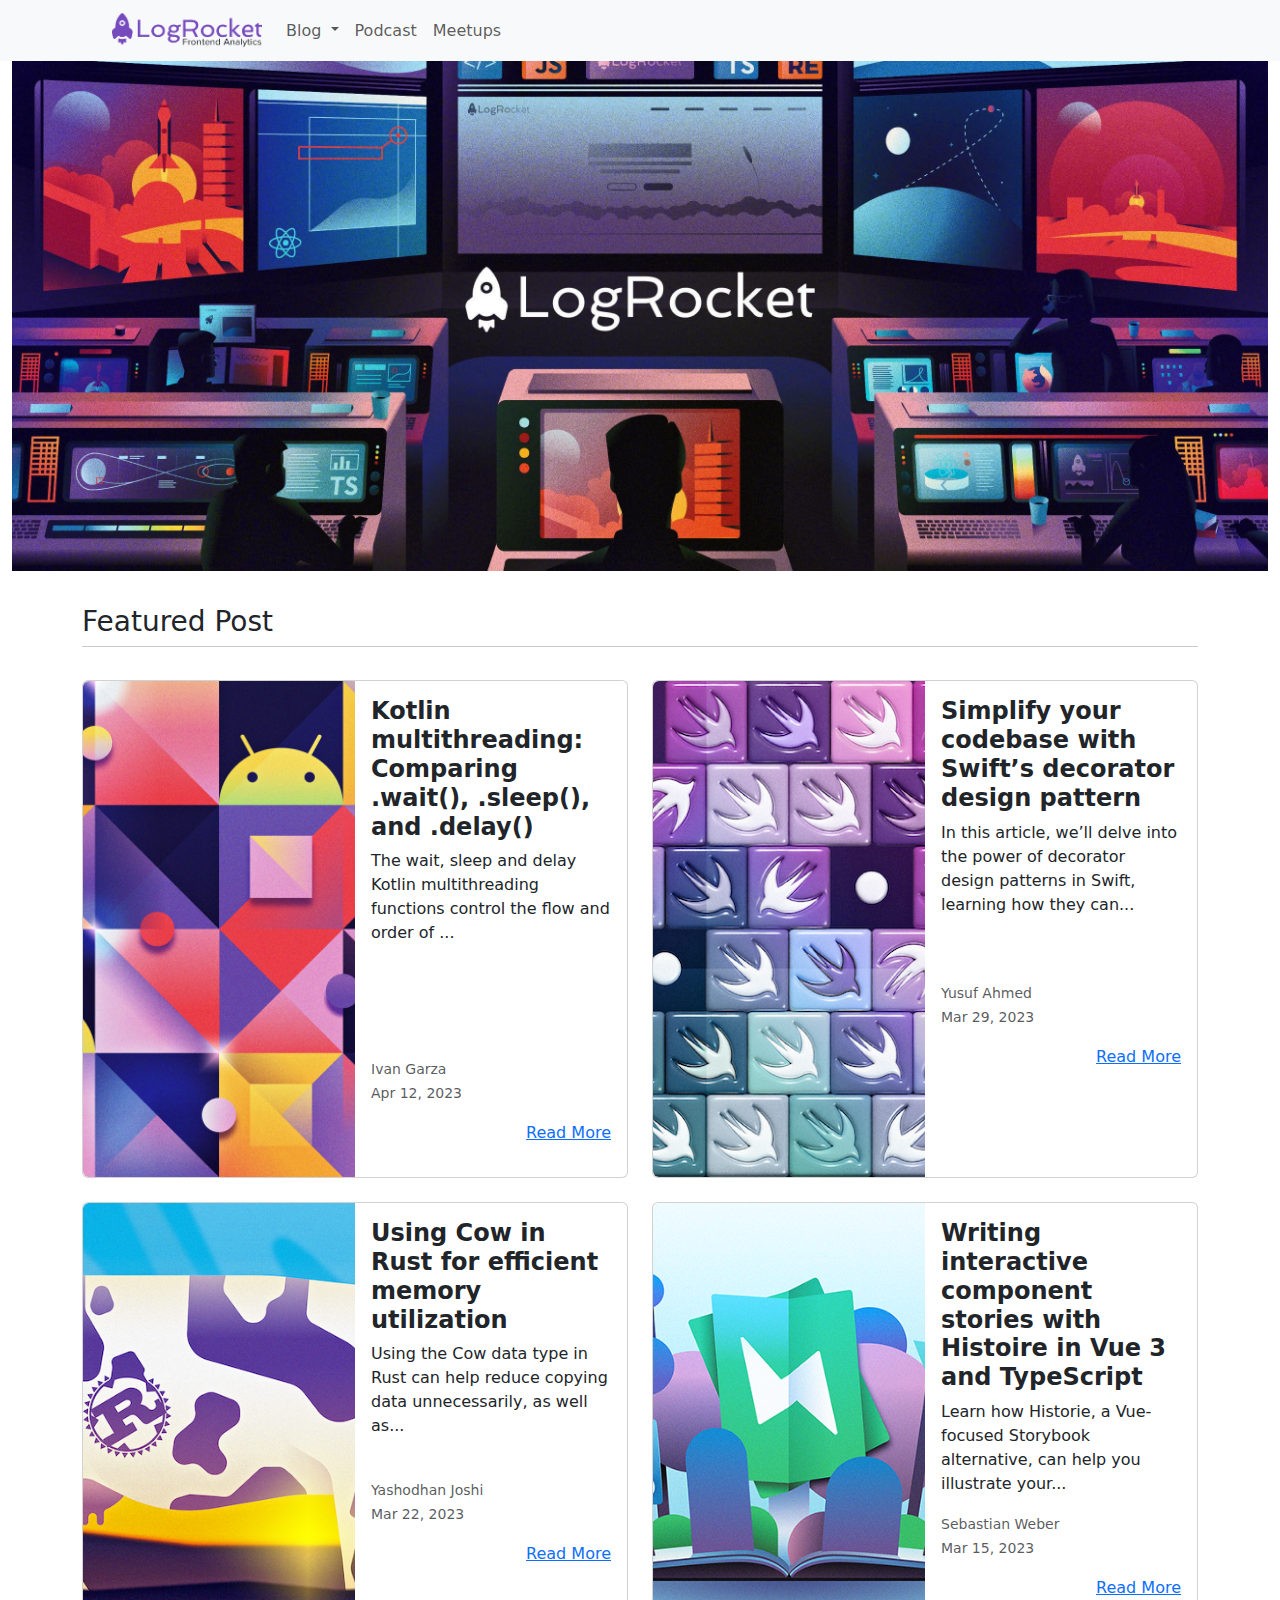
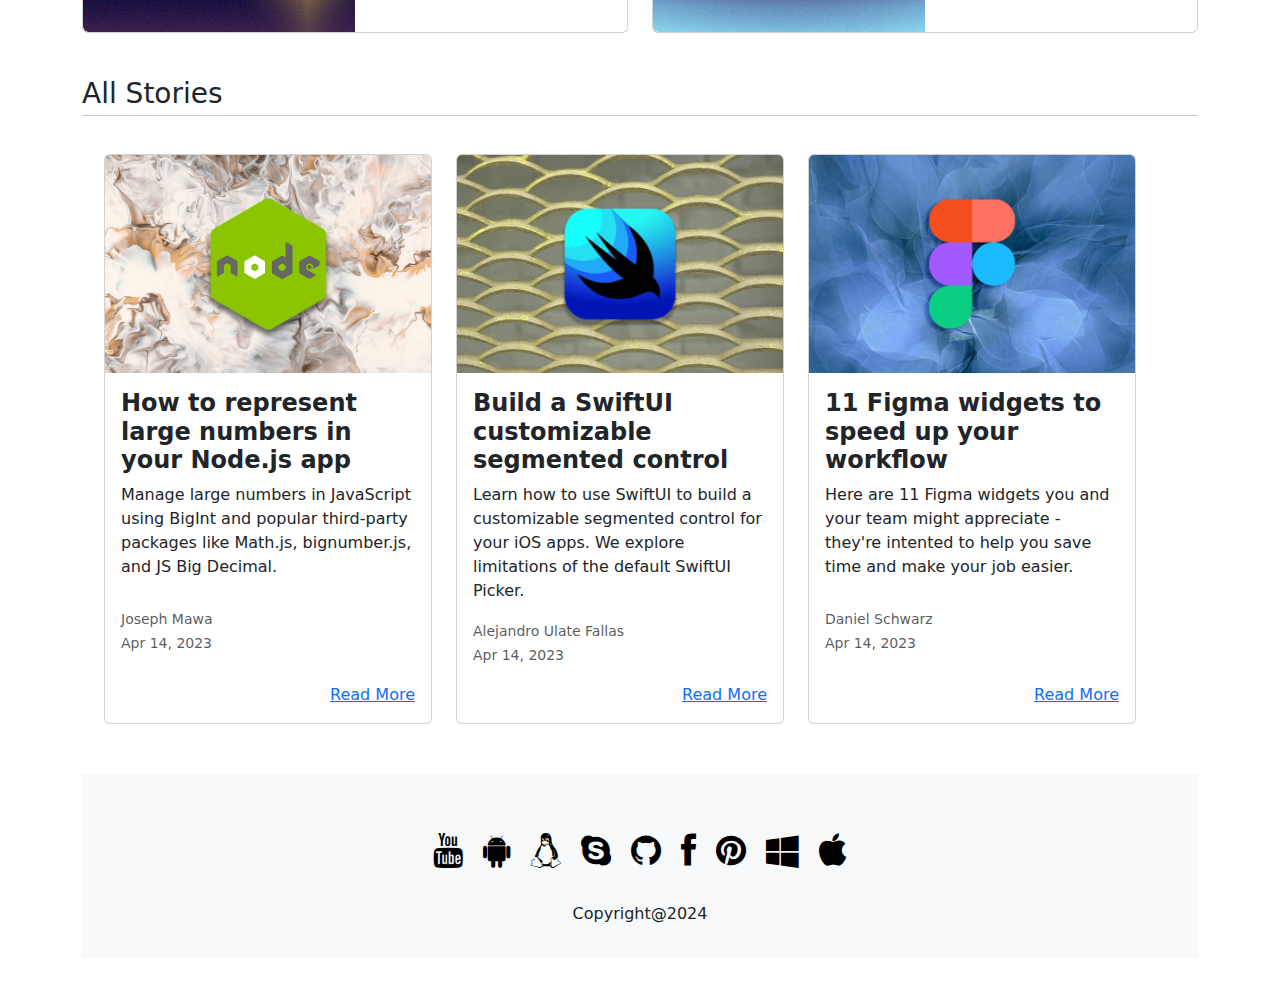
<file: index.html>
<!DOCTYPE html>
<html lang="en">
<head>
    <meta charset="UTF-8">
    <meta name="viewport" content="width=device-width, initial-scale=1.0">
    <title>Lab 7</title>
    <link rel="stylesheet" href="https://cdn.jsdelivr.net/npm/bootstrap@5.3.3/dist/css/bootstrap.min.css">
    <link rel="stylesheet" href="https://unpkg.com/boxicons@2.1.4/css/boxicons.min.css">
    <link rel="stylesheet" href="fa4/css/font-awesome.min.css">
    <link rel="stylesheet" href="styles.css">
</head>
<body>

    <nav class="navbar navbar-expand-lg bg-body-tertiary sticky-top navbar-padding">
        <div class="container-fluid">
            <a class="navbar-brand" href="index.html">
                <img src="logrocket-logo.png" alt="LogRocket Logo" width="150" height="35">
            </a>
            <button class="navbar-toggler" type="button" data-bs-toggle="collapse" data-bs-target="#navbarSupportedContent" aria-controls="navbarSupportedContent" aria-expanded="false" aria-label="Toggle navigation">
                <span class="navbar-toggler-icon"></span>
            </button>
            <div class="collapse navbar-collapse" id="navbarSupportedContent">
                <ul class="navbar-nav me-auto mb-2 mb-lg-0">

                    <li class="nav-item dropdown">
                        <button class="nav-link dropdown-toggle" href="#" id="blogDropdown" data-bs-toggle="dropdown" aria-expanded="false">
                            Blog
                        </button>
                        <ul class="dropdown-menu" aria-labelledby="blogDropdown">
                            <li><a class="dropdown-item" href="#">Dev</a></li>
                            <li><a class="dropdown-item" href="#">Product Management</a></li>
                            <li><a class="dropdown-item" href="#">UX Design</a></li>
                        </ul>
                    </li>
                    <li class="nav-item">
                        <a class="nav-link" href="#">Podcast</a>
                    </li>
                    <li class="nav-item">
                        <a class="nav-link" href="#">Meetups</a>
                    </li>
                </ul> 
            </div>
        </div>
    </nav>
    <div class="container-fluid">
        <img src="logrocket-cover.jpg" alt ="cover" class="img-fluid">
    </div>
<main class="container mb-5"
        <div class="article-title">
            <h3 class="stories-title"><br>Featured Post</h3>
            <div class="hori-line"><hr></div>
            <br><br>
        </div>
<div class="row row-cols-1 row-cols-md-2 g-4 article-padding">
    <div class="col">
            <div class="card mb-3">
                <div class="row g-0">
                    <div class="col-md-6">
                        <img src="featured post images/kotlin-multithreading.jpg" class="img-fluid rounded-start full-height" alt="Kotlin multithreading">
                    </div>
                    <div class="col-md-6">
                        <div class="card-body">
                            <h4 class="clard-title"><b>Kotlin multithreading: Comparing .wait(), .sleep(), and .delay()</b></h4>
                            <p class="card-text">The wait, sleep and delay Kotlin multithreading functions control the flow and order of ...</p><br><br><br><br>
                            <p class="card-text"><small class="text-body-secondary">Ivan Garza<br>Apr 12, 2023</small></p>
                            <div class="text-end">
                                <a class="card-text" href="hotlin.html">Read More</a>
                            </div>
                        </div>
                    </div>
                </div>
            </div>
        </div>
        <div class="col">
                <div class="card mb-3">
                    <div class="row g-0">
                        <div class="col-md-6">
                            <img src="featured post images/simplify-codebase-swift-decorator-design-pattern.jpg" class="img-fluid rounded-start full-height" alt="Swift decorator">
                        </div>
                        <div class="col-md-6">
                            <div class="card-body">
                                <h4 class="clard-title"><b>Simplify your codebase with Swift’s decorator design pattern</b></h4>
                                <p class="card-text">In this article, we’ll delve into the power of decorator design patterns in Swift, learning how they can...</p><br><br>
                                <p class="card-text"><small class="text-body-secondary">Yusuf Ahmed<br>Mar 29, 2023</small></p>
                                <div class="text-end">
                                    <a class="card-text" href="codebase.html">Read More</a>
                                </div>
                            </div>
                        </div>
                    </div>
                </div>
            </div>
            <div class="col">
                <div class="card mb-3">
                    <div class="row g-0">
                        <div class="col-md-6">
                            <img src="featured post images/Using-Cow-Rust-efficient-memory-utilization.png" class="img-fluid rounded-start full-height" alt="Cow Rust">
                        </div>
                        <div class="col-md-6">
                            <div class="card-body">
                                <h4 class="clard-title"><b>Using Cow in Rust for efficient memory utilization</b></h4>
                                <p class="card-text">Using the Cow data type in Rust can help reduce copying data unnecessarily, as well as...</p><br>
                                <p class="card-text"><small class="text-body-secondary">Yashodhan Joshi<br>Mar 22, 2023</small></p>
                                <div class="text-end">
                                    <a class="card-text" href="cow.html">Read More</a>
                                </div>
                            </div>
                        </div>
                    </div>
                </div>
            </div>
            <div class="col">
                <div class="card mb-3">
                    <div class="row g-0">
                        <div class="col-md-6">
                            <img src="featured post images/writing-interactive-component-stories.png" class="img-fluid rounded-start full-height" alt="Interactive Component">
                        </div>
                        <div class="col-md-6">
                            <div class="card-body">
                                <h4 class="clard-title"><b>Writing interactive component stories with Histoire in Vue 3 and TypeScript</b></h4>
                                <p class="card-text">Learn how Historie, a Vue-focused Storybook alternative, can help you illustrate your...</p>
                                <p class="card-text"><small class="text-body-secondary">Sebastian Weber<br>Mar 15, 2023</small></p>
                                <div class="text-end">
                                    <a class="card-text" href="typescript.html">Read More</a>
                                </div>
                            </div>
                        </div>
                    </div>
                </div>
            </div>
        </div>
        <div class="article-title">
            <h3 class="article-title"><br>All Stories<br></h3>
            <div class="hori-line"><hr></div>
            <br>
        </div>
        <div class="row row-cols-1 row-cols-md-3 g-4 article-margin">
            <div class="col">
                <div class="card h-100">
                        <img src="all stories images/how-to-represent-large-numbers-node-js-app.png" class="card-img-top" alt="Large number in Node.js app">
                    <div class="card-body">
                        <h4 class="card-title"><b>How to represent large numbers in your Node.js app</b></h4>
                        <p class="card-text">Manage large numbers in JavaScript using BigInt and popular third-party packages like Math.js, bignumber.js, and JS Big Decimal.</p>
                        <p class="card-text"><small class="text-body-secondary">Joseph Mawa<br>Apr 14, 2023</small></p>
                        <div class="text-end">
                            <a class="card-text" href="numbers.html">Read More</a>
                        </div>
                    </div>
                </div>
            </div>
            <div class="col">
                <div class="card h-100">
                        <img src="all stories images/build-customizable-segmented-control-swiftui.png" class="card-img-top" alt="SwiftUI customizable segmented control">
                    <div class="card-body">
                        <h4 class="card-title"><b>Build a SwiftUI customizable segmented control</b></h4>
                        <p class="card-text">Learn how to use SwiftUI to build a customizable segmented control for your iOS apps. We explore limitations of the default SwiftUI Picker.</p>
                        <p class="card-text"><small class="text-body-secondary">Alejandro Ulate Fallas<br>Apr 14, 2023</small></p>
                        <div class="text-end">
                            <a class="card-text" href="swift.html">Read More</a>
                        </div>
                    </div>
                </div>
            </div>
            <div class="col">
                <div class="card h-100">
                        <img src="all stories images/11-figma-widgets.jpg" class="card-img-top" alt="Figma widgets">
                    <div class="card-body">
                        <h4 class="card-title"><b>11 Figma widgets to speed up your workflow</b></h4>
                        <p class="card-text">Here are 11 Figma widgets you and your team might appreciate - they're intented to help you save time and make your job easier.</p>
                        <p class="card-text"><small class="text-body-secondary">Daniel Schwarz<br>Apr 14, 2023</small></p>
                        <div class="text-end">
                            <a class="card-text" href="figma.html">Read More</a>
                        </div>
                    </div>
                </div>
            </div>
        </div>  
        <footer class="footer container-fluid footer-expand-lg bg-body-tertiary">
            <div class="py-3 my-4">
                <ul class="nav justify-content-center pb-3 mb-3">
                    <li class="nav-item"><a href="#"><i class="fa fa-youtube"></i></a></li>
                    <li class="nav-item"><a href="#"><i class="fa fa-android"></i></a></li>
                    <li class="nav-item"><a href="#"><i class="fa fa-linux"></i></a></li>
                    <li class="nav-item"><a href="#"><i class="fa fa-skype"></i></a><li>
                    <li class="nav-item"><a href="#"><i class="fa fa-github"></i></a></li>
                    <li class="nav-item"><a href="#"><i class="fa fa-facebook"></i></a></li>
                    <li class="nav-item"><a href="#"><i class="fa fa-pinterest"></i></a></li>
                    <li class="nav-item"><a href="#"><i class="fa fa-windows"></i></a></li>
                    <li class="nav-item"><a href="#"><i class="fa fa-apple"></i></a></li>
                </ul>
                <p class="text-center">Copyright@2024</p>
            </div>
        </footer>
    
    <script src="https://cdn.jsdelivr.net/npm/bootstrap@5.3.3/dist/js/bootstrap.bundle.min.js"></script>
</body>
</html>
</file>
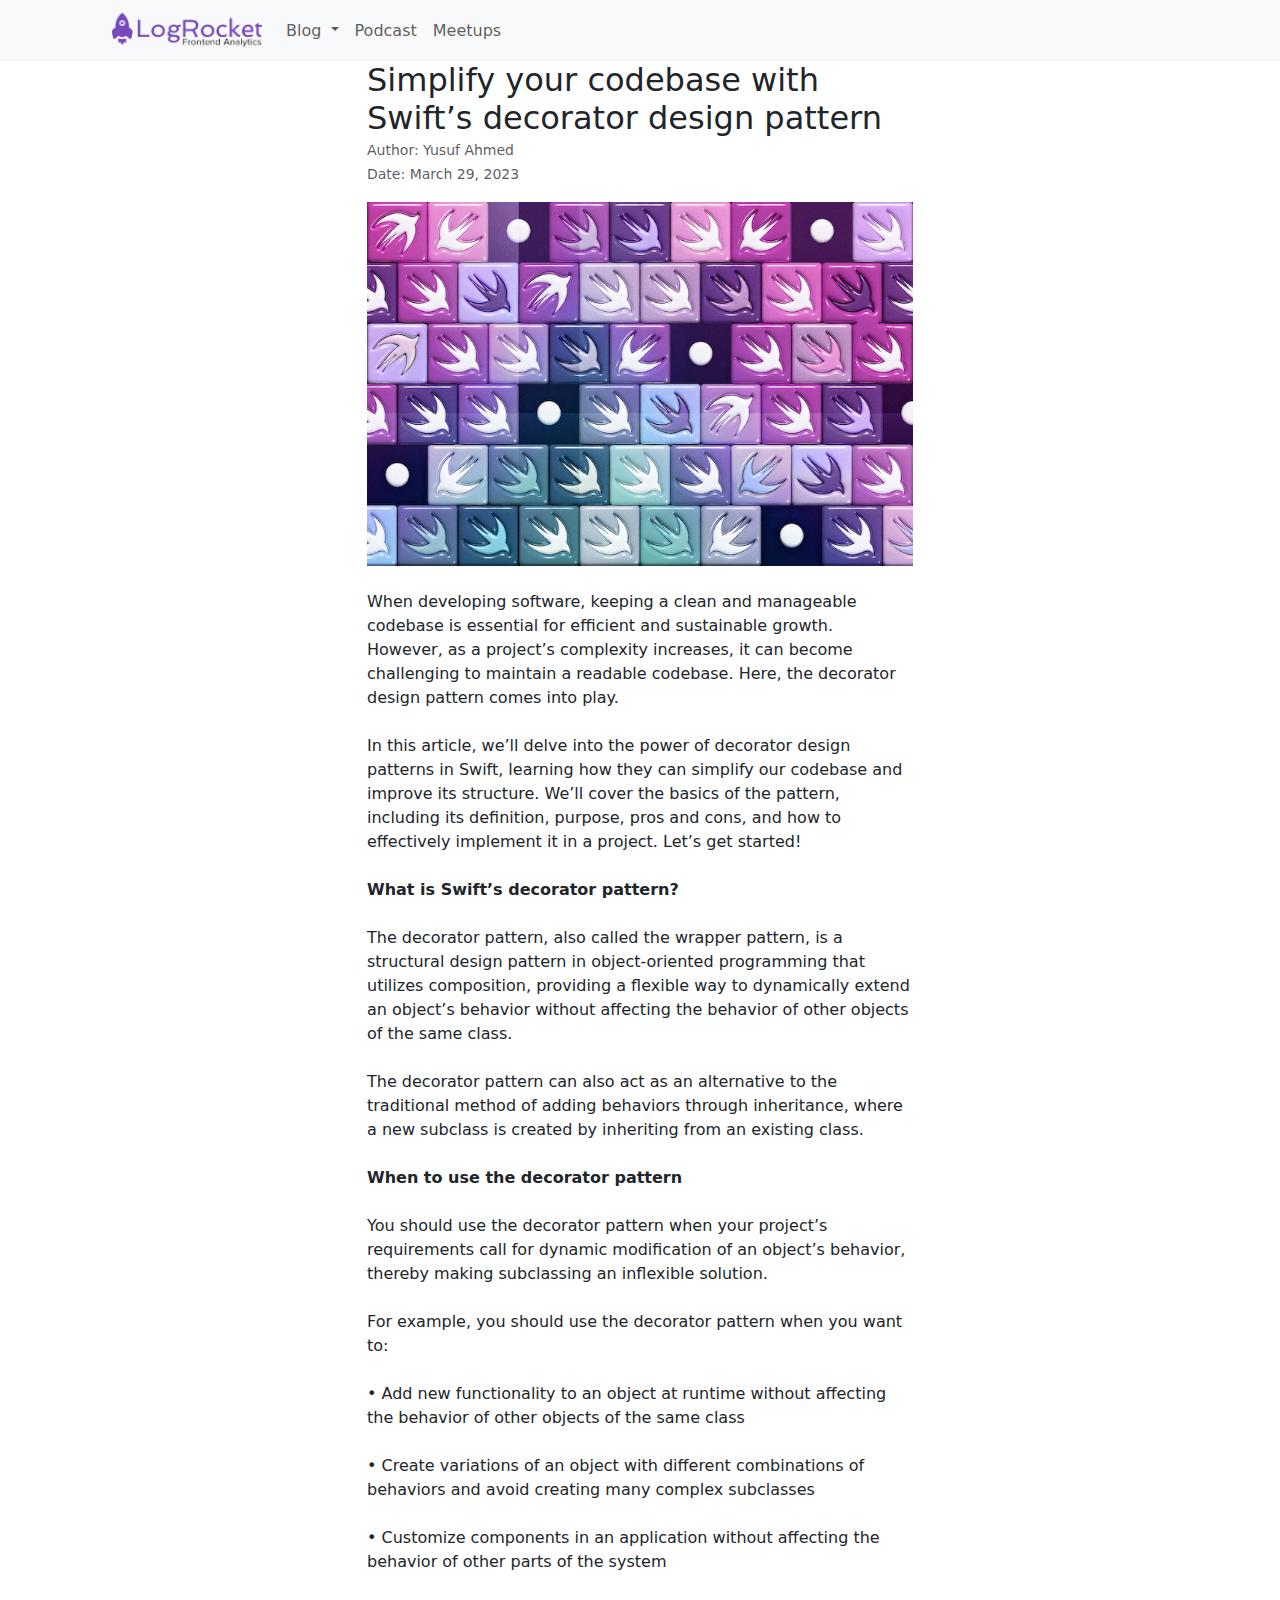
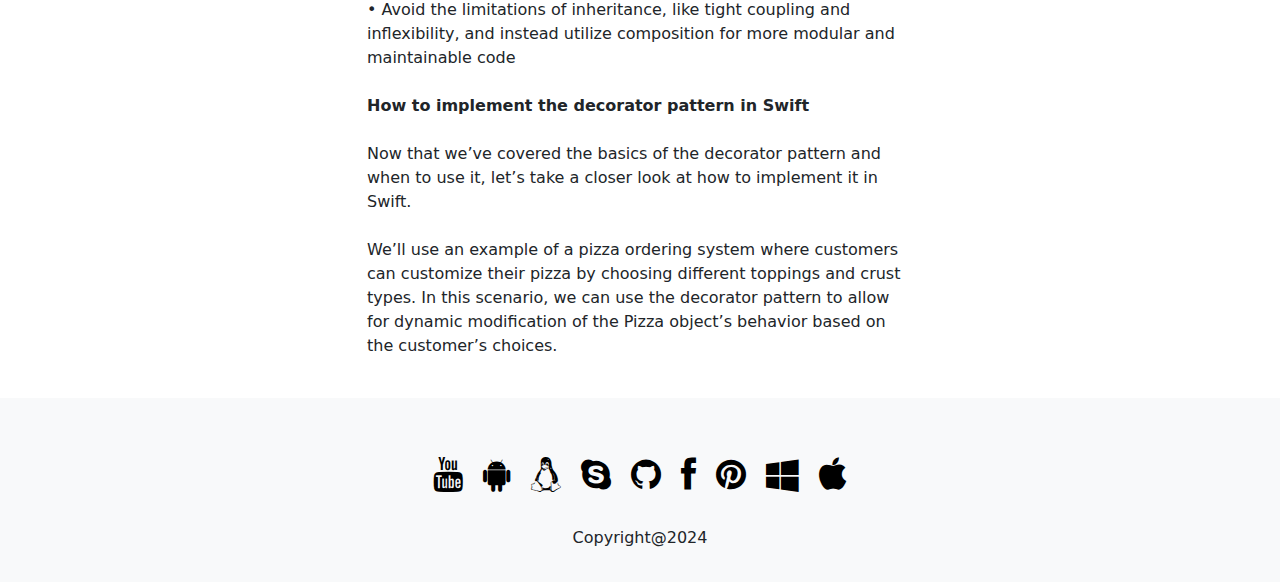
<file: codebase.html>
<!DOCTYPE html>
<html lang="en">
<head>
    <meta charset="UTF-8">
    <meta name="viewport" content="width=device-width, initial-scale=1.0">
    <title>Document</title>
    <link rel="stylesheet" href="https://cdn.jsdelivr.net/npm/bootstrap@5.3.3/dist/css/bootstrap.min.css">
    <link rel="stylesheet" href="https://unpkg.com/boxicons@2.1.4/css/boxicons.min.css">
    <link rel="stylesheet" href="fa4/css/font-awesome.min.css">
    <link rel="stylesheet" href="styles.css">
</head>
<body>

    <nav class="navbar navbar-expand-lg bg-body-tertiary sticky-top navbar-padding">
        <div class="container-fluid">
            <a class="navbar-brand" href="#">
                <img src="logrocket-logo.png" alt="LogRocket Logo" width="150" height="35">
            </a>
            <button class="navbar-toggler" type="button" data-bs-toggle="collapse" data-bs-target="#navbarSupportedContent" aria-controls="navbarSupportedContent" aria-expanded="false" aria-label="Toggle navigation">
                <span class="navbar-toggler-icon"></span>
            </button>
            <div class="collapse navbar-collapse" id="navbarSupportedContent">
                <ul class="navbar-nav me-auto mb-2 mb-lg-0">

                    <li class="nav-item dropdown">
                        <button class="nav-link dropdown-toggle" href="#" id="blogDropdown" data-bs-toggle="dropdown" aria-expanded="false">
                            Blog
                        </button>
                        <ul class="dropdown-menu" aria-labelledby="blogDropdown">
                            <li><a class="dropdown-item" href="#">Dev</a></li>
                            <li><a class="dropdown-item" href="#">Product Management</a></li>
                            <li><a class="dropdown-item" href="#">UX Design</a></li>
                        </ul>
                    </li>
                    <li class="nav-item">
                        <a class="nav-link" href="#">Podcast</a>
                    </li>
                    <li class="nav-item">
                        <a class="nav-link" href="#">Meetups</a>
                    </li>
                </ul> 
            </div>
        </div>
    </nav>
<body>
    <main class="container">
        <div class="row justify-content-center">
            <div class="col-md-6">
               <h2 class="card-title text-center text-md-start">Simplify your codebase with Swift’s decorator design pattern</h2>
                            <p class="card-text text-center text-md-start"><small class="text-body-secondary">Author: Yusuf Ahmed <br>
                                Date: March 29, 2023
                                </small></p>
                                <img class="img-fluid"src="featured post images/simplify-codebase-swift-decorator-design-pattern.jpg" class="img-fluid rounded-start full-height" alt="Kotlin multithreading">
                            <p >
                                <br>
                                When developing software, keeping a clean and manageable codebase is essential for efficient and sustainable growth. However, as a project’s complexity increases, it can become challenging to maintain a readable codebase. Here, the decorator design pattern comes into play.
                                <br><br>
                                In this article, we’ll delve into the power of decorator design patterns in Swift, learning how they can simplify our codebase and improve its structure. We’ll cover the basics of the pattern, including its definition, purpose, pros and cons, and how to effectively implement it in a project. Let’s get started!
                                <br><br>
                            <b>What is Swift’s decorator pattern?</b>
                                <br><br>
                                The decorator pattern, also called the wrapper pattern, is a structural design pattern in object-oriented programming that utilizes composition, providing a flexible way to dynamically extend an object’s behavior without affecting the behavior of other objects of the same class.
                                <br><br>
                                The decorator pattern can also act as an alternative to the traditional method of adding behaviors through inheritance, where a new subclass is created by inheriting from an existing class.
                                <br><br>
                            <b>When to use the decorator pattern</b>
                                <br><br>
                                You should use the decorator pattern when your project’s requirements call for dynamic modification of an object’s behavior, thereby making subclassing an inflexible solution.
                                <br><br>
                                For example, you should use the decorator pattern when you want to:
                                <br><br>
                                •	Add new functionality to an object at runtime without affecting the behavior of other objects of the same class
                                <br><br>
                                •	Create variations of an object with different combinations of behaviors and avoid creating many complex subclasses
                                <br><br>
                                •	Customize components in an application without affecting the behavior of other parts of the system
                                <br><br>
                                •	Avoid the limitations of inheritance, like tight coupling and inflexibility, and instead utilize composition for more modular and maintainable code
                                <br><br>
                            <b>How to implement the decorator pattern in Swift</b>
                                <br><br>
                                Now that we’ve covered the basics of the decorator pattern and when to use it, let’s take a closer look at how to implement it in Swift.
                                <br><br>
                                We’ll use an example of a pizza ordering system where customers can customize their pizza by choosing different toppings and crust types. In this scenario, we can use the decorator pattern to allow for dynamic modification of the Pizza object’s behavior based on the customer’s choices.
                                <br><br>
                            </p>
                        </div>
                    </div>
            </div>
          </div>
    </main>
<footer class="footer container-fluid footer-expand-lg bg-body-tertiary">
    <div class="py-3 my-4">
        <ul class="nav justify-content-center pb-3 mb-3">
            <li class="nav-item"><a href="#"><i class="fa fa-youtube"></i></a></li>
            <li class="nav-item"><a href="#"><i class="fa fa-android"></i></a></li>
            <li class="nav-item"><a href="#"><i class="fa fa-linux"></i></a></li>
            <li class="nav-item"><a href="#"><i class="fa fa-skype"></i></a><li>
            <li class="nav-item"><a href="#"><i class="fa fa-github"></i></a></li>
            <li class="nav-item"><a href="#"><i class="fa fa-facebook"></i></a></li>
            <li class="nav-item"><a href="#"><i class="fa fa-pinterest"></i></a></li>
            <li class="nav-item"><a href="#"><i class="fa fa-windows"></i></a></li>
            <li class="nav-item"><a href="#"><i class="fa fa-apple"></i></a></li>
        </ul>
        <p class="text-center">Copyright@2024</p>
    </div>
</footer>

<script src="https://cdn.jsdelivr.net/npm/bootstrap@5.3.3/dist/js/bootstrap.bundle.min.js"></script>
</body>
</html>
</file>
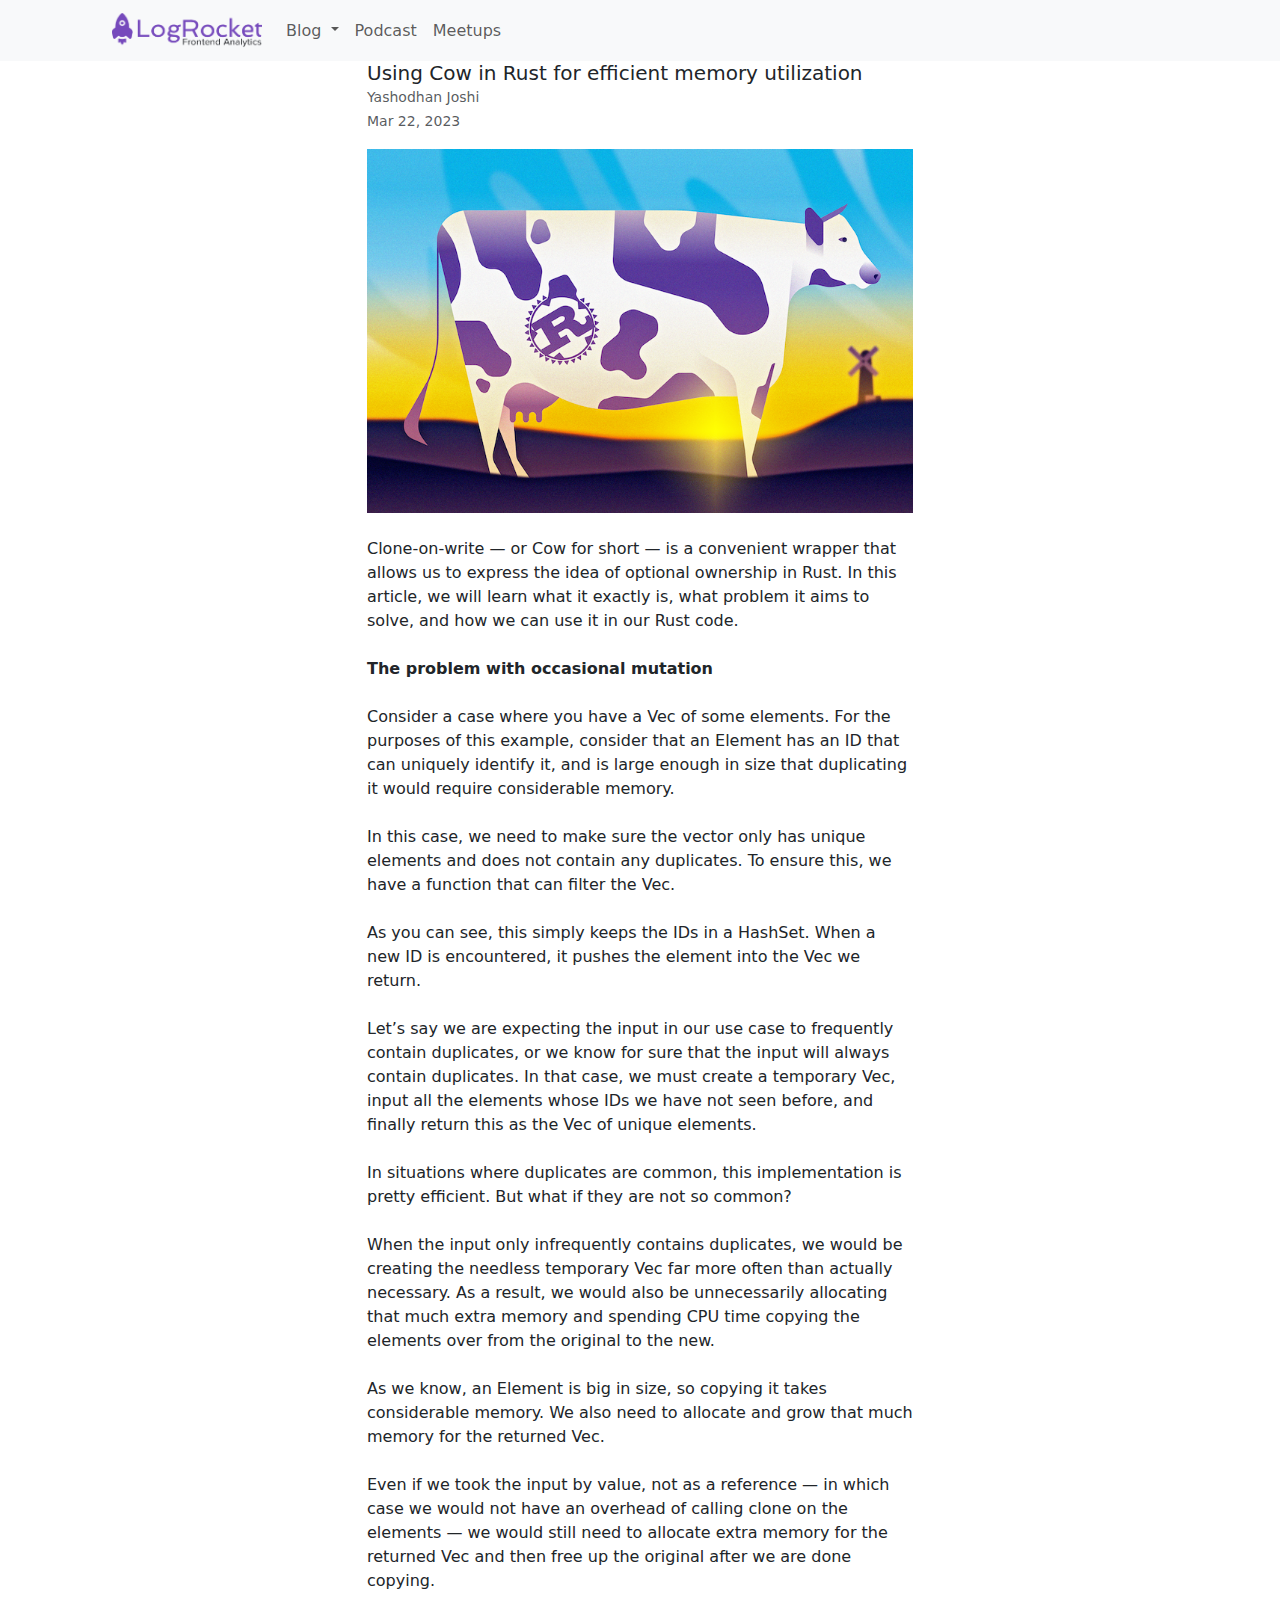
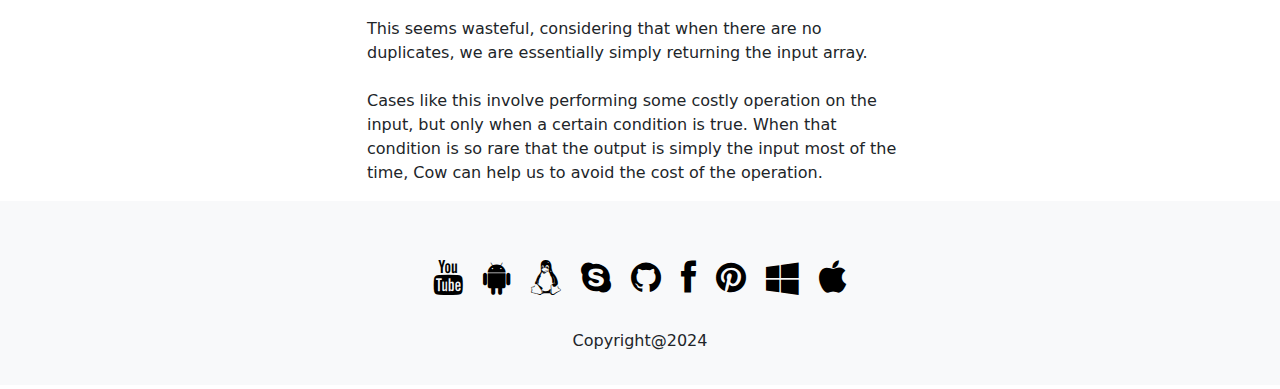
<file: cow.html>
<!DOCTYPE html>
<html lang="en">
<head>
    <meta charset="UTF-8">
    <meta name="viewport" content="width=device-width, initial-scale=1.0">
    <title>Document</title>
    <link rel="stylesheet" href="https://cdn.jsdelivr.net/npm/bootstrap@5.3.3/dist/css/bootstrap.min.css">
    <link rel="stylesheet" href="https://unpkg.com/boxicons@2.1.4/css/boxicons.min.css">
    <link rel="stylesheet" href="fa4/css/font-awesome.min.css">
    <link rel="stylesheet" href="styles.css">
</head>
<body>

    <nav class="navbar navbar-expand-lg bg-body-tertiary sticky-top navbar-padding">
        <div class="container-fluid">
            <a class="navbar-brand" href="#">
                <img src="logrocket-logo.png" alt="LogRocket Logo" width="150" height="35">
            </a>
            <button class="navbar-toggler" type="button" data-bs-toggle="collapse" data-bs-target="#navbarSupportedContent" aria-controls="navbarSupportedContent" aria-expanded="false" aria-label="Toggle navigation">
                <span class="navbar-toggler-icon"></span>
            </button>
            <div class="collapse navbar-collapse" id="navbarSupportedContent">
                <ul class="navbar-nav me-auto mb-2 mb-lg-0">

                    <li class="nav-item dropdown">
                        <button class="nav-link dropdown-toggle" href="#" id="blogDropdown" data-bs-toggle="dropdown" aria-expanded="false">
                            Blog
                        </button>
                        <ul class="dropdown-menu" aria-labelledby="blogDropdown">
                            <li><a class="dropdown-item" href="#">Dev</a></li>
                            <li><a class="dropdown-item" href="#">Product Management</a></li>
                            <li><a class="dropdown-item" href="#">UX Design</a></li>
                        </ul>
                    </li>
                    <li class="nav-item">
                        <a class="nav-link" href="#">Podcast</a>
                    </li>
                    <li class="nav-item">
                        <a class="nav-link" href="#">Meetups</a>
                    </li>
                </ul> 
            </div>
        </div>
    </nav>
<body>
    <main class="container">
        <div class="row justify-content-center">
                       <div class="col-md-6">
                            <h5 class="card-title text-center text-md-start">Using Cow in Rust for efficient memory utilization</h5>
                            <p class="card-text text-center text-md-start"><small class="text-body-secondary">Yashodhan Joshi<br>Mar 22, 2023</small></p>
                                <img class="img-fluid"src="featured post images/Using-Cow-Rust-efficient-memory-utilization.png" class="img-fluid rounded-start full-height" alt="Kotlin multithreading">
                            <p >
                                <br>
                                Clone-on-write — or Cow for short — is a convenient wrapper that allows us to express the idea of optional ownership in Rust. In this article, we will learn what it exactly is, what problem it aims to solve, and how we can use it in our Rust code.
                                <br><br>
                                <b>The problem with occasional mutation</b>
                                <br><br>
                                Consider a case where you have a Vec of some elements. For the purposes of this example, consider that an Element has an ID that can uniquely identify it, and is large enough in size that duplicating it would require considerable memory.
                                <br><br>
                                In this case, we need to make sure the vector only has unique elements and does not contain any duplicates. To ensure this, we have a function that can filter the Vec.
                                <br><br>
                                As you can see, this simply keeps the IDs in a HashSet. When a new ID is encountered, it pushes the element into the Vec we return.
                                <br><br>
                                Let’s say we are expecting the input in our use case to frequently contain duplicates, or we know for sure that the input will always contain duplicates. In that case, we must create a temporary Vec, input all the elements whose IDs we have not seen before, and finally return this as the Vec of unique elements.
                                <br><br>
                                In situations where duplicates are common, this implementation is pretty efficient. But what if they are not so common?
                                <br><br>
                                When the input only infrequently contains duplicates, we would be creating the needless temporary Vec far more often than actually necessary. As a result, we would also be unnecessarily allocating that much extra memory and spending CPU time copying the elements over from the original to the new.
                                <br><br>
                                As we know, an Element is big in size, so copying it takes considerable memory. We also need to allocate and grow that much memory for the returned Vec.
                                <br><br>
                                Even if we took the input by value, not as a reference — in which case we would not have an overhead of calling clone on the elements — we would still need to allocate extra memory for the returned Vec and then free up the original after we are done copying.
                                <br><br>
                                This seems wasteful, considering that when there are no duplicates, we are essentially simply returning the input array.
                                <br><br>
                                Cases like this involve performing some costly operation on the input, but only when a certain condition is true. When that condition is so rare that the output is simply the input most of the time, Cow can help us to avoid the cost of the operation.
                                
                        </div>
                    </div>
            </div>
          </div>
    </main>
<footer class="footer container-fluid footer-expand-lg bg-body-tertiary">
    <div class="py-3 my-4">
        <ul class="nav justify-content-center pb-3 mb-3">
            <li class="nav-item"><a href="#"><i class="fa fa-youtube"></i></a></li>
            <li class="nav-item"><a href="#"><i class="fa fa-android"></i></a></li>
            <li class="nav-item"><a href="#"><i class="fa fa-linux"></i></a></li>
            <li class="nav-item"><a href="#"><i class="fa fa-skype"></i></a><li>
            <li class="nav-item"><a href="#"><i class="fa fa-github"></i></a></li>
            <li class="nav-item"><a href="#"><i class="fa fa-facebook"></i></a></li>
            <li class="nav-item"><a href="#"><i class="fa fa-pinterest"></i></a></li>
            <li class="nav-item"><a href="#"><i class="fa fa-windows"></i></a></li>
            <li class="nav-item"><a href="#"><i class="fa fa-apple"></i></a></li>
        </ul>
        <p class="text-center">Copyright@2024</p>
    </div>
</footer>

<script src="https://cdn.jsdelivr.net/npm/bootstrap@5.3.3/dist/js/bootstrap.bundle.min.js"></script>
</body>
</html>
</file>
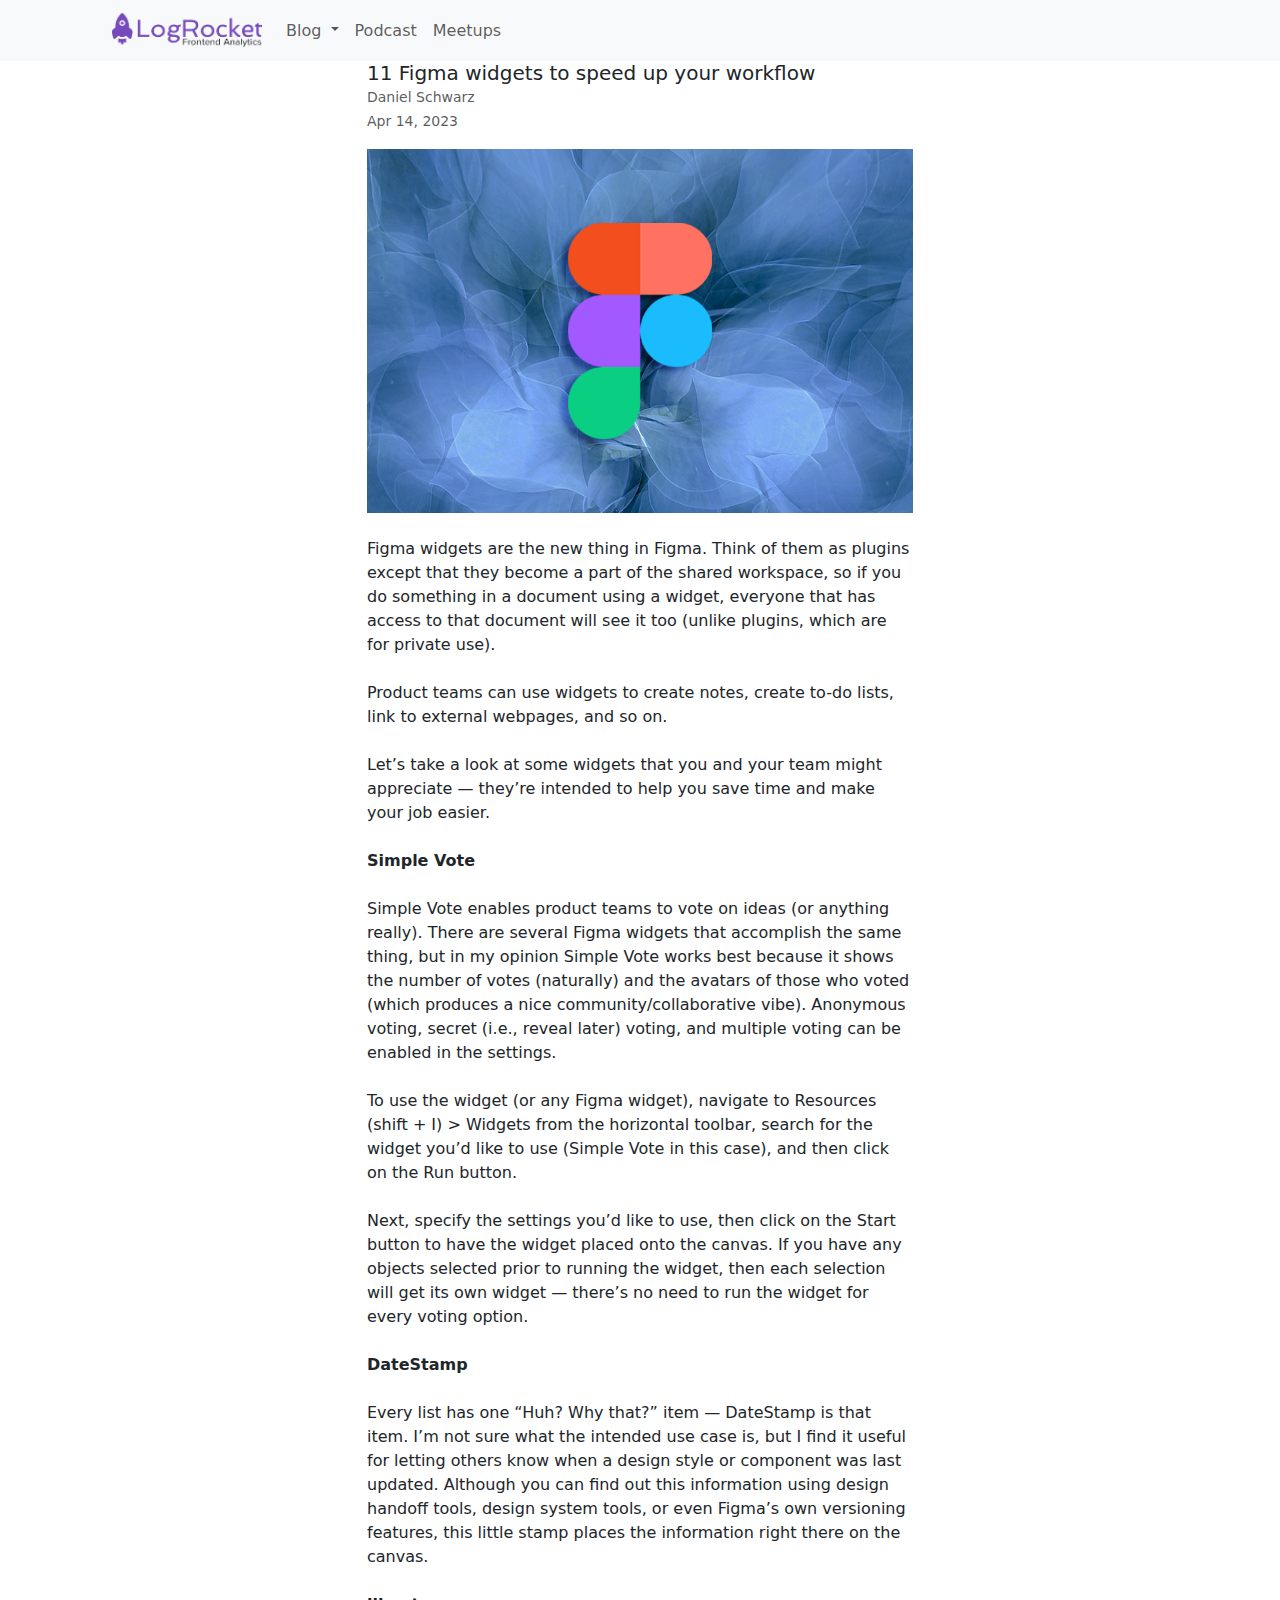
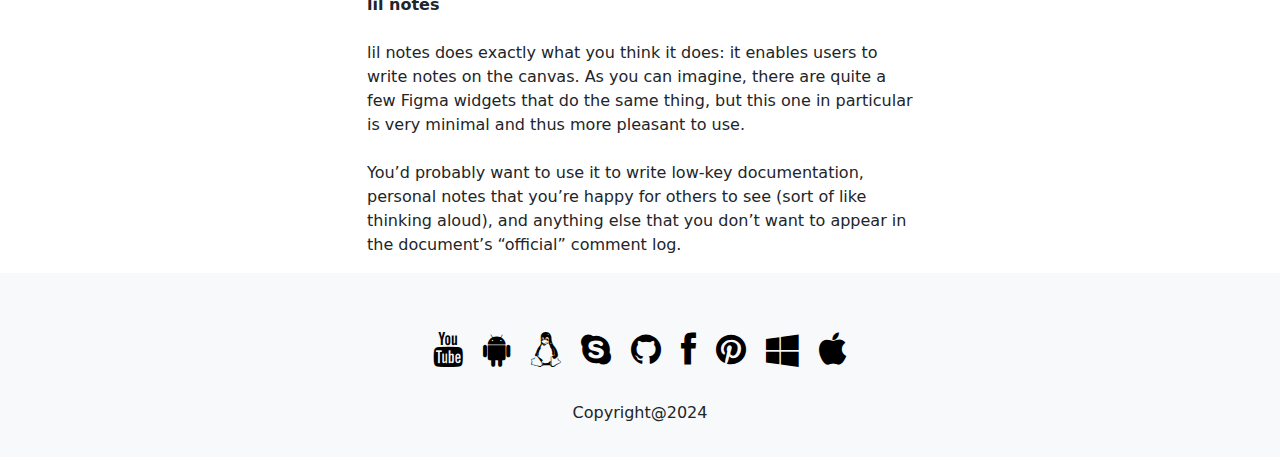
<file: figma.html>
<!DOCTYPE html>
<html lang="en">
<head>
    <meta charset="UTF-8">
    <meta name="viewport" content="width=device-width, initial-scale=1.0">
    <title>Document</title>
    <link rel="stylesheet" href="https://cdn.jsdelivr.net/npm/bootstrap@5.3.3/dist/css/bootstrap.min.css">
    <link rel="stylesheet" href="https://unpkg.com/boxicons@2.1.4/css/boxicons.min.css">
    <link rel="stylesheet" href="fa4/css/font-awesome.min.css">
    <link rel="stylesheet" href="styles.css">
</head>
<body>

    <nav class="navbar navbar-expand-lg bg-body-tertiary sticky-top navbar-padding">
        <div class="container-fluid">
            <a class="navbar-brand" href="#">
                <img src="logrocket-logo.png" alt="LogRocket Logo" width="150" height="35">
            </a>
            <button class="navbar-toggler" type="button" data-bs-toggle="collapse" data-bs-target="#navbarSupportedContent" aria-controls="navbarSupportedContent" aria-expanded="false" aria-label="Toggle navigation">
                <span class="navbar-toggler-icon"></span>
            </button>
            <div class="collapse navbar-collapse" id="navbarSupportedContent">
                <ul class="navbar-nav me-auto mb-2 mb-lg-0">

                    <li class="nav-item dropdown">
                        <button class="nav-link dropdown-toggle" href="#" id="blogDropdown" data-bs-toggle="dropdown" aria-expanded="false">
                            Blog
                        </button>
                        <ul class="dropdown-menu" aria-labelledby="blogDropdown">
                            <li><a class="dropdown-item" href="#">Dev</a></li>
                            <li><a class="dropdown-item" href="#">Product Management</a></li>
                            <li><a class="dropdown-item" href="#">UX Design</a></li>
                        </ul>
                    </li>
                    <li class="nav-item">
                        <a class="nav-link" href="#">Podcast</a>
                    </li>
                    <li class="nav-item">
                        <a class="nav-link" href="#">Meetups</a>
                    </li>
                </ul> 
            </div>
        </div>
    </nav>
<body>
    <main class="container">
        <div class="row justify-content-center">
                       <div class="col-md-6">
                            <h5 class="card-title text-center text-md-start">11 Figma widgets to speed up your workflow</h5>
                            <p class="card-text text-center text-md-start"><small class="text-body-secondary">Daniel Schwarz<br>Apr 14, 2023 </small></p>
                                <img class="img-fluid"src="all stories images/11-figma-widgets.jpg" class="img-fluid rounded-start full-height" alt="Kotlin multithreading">
                            <p >
                                <br>
                                Figma widgets are the new thing in Figma. Think of them as plugins except that they become a part of the shared workspace, so if you do something in a document using a widget, everyone that has access to that document will see it too (unlike plugins, which are for private use).
                                <br><br>
Product teams can use widgets to create notes, create to-do lists, link to external webpages, and so on.
<br><br>
Let’s take a look at some widgets that you and your team might appreciate — they’re intended to help you save time and make your job easier.
<br><br>
<b>Simple Vote</b>
<br><br>
Simple Vote enables product teams to vote on ideas (or anything really). There are several Figma widgets that accomplish the same thing, but in my opinion Simple Vote works best because it shows the number of votes (naturally) and the avatars of those who voted (which produces a nice community/collaborative vibe). Anonymous voting, secret (i.e., reveal later) voting, and multiple voting can be enabled in the settings.
<br><br>
To use the widget (or any Figma widget), navigate to Resources (shift + I) > Widgets from the horizontal toolbar, search for the widget you’d like to use (Simple Vote in this case), and then click on the Run button.
<br><br>
Next, specify the settings you’d like to use, then click on the Start button to have the widget placed onto the canvas. If you have any objects selected prior to running the widget, then each selection will get its own widget — there’s no need to run the widget for every voting option.
<br><br>
<b>DateStamp</b>
<br><br>
Every list has one “Huh? Why that?” item — DateStamp is that item. I’m not sure what the intended use case is, but I find it useful for letting others know when a design style or component was last updated. Although you can find out this information using design handoff tools, design system tools, or even Figma’s own versioning features, this little stamp places the information right there on the canvas.
<br><br>
<b>lil notes</b>
<br><br>
lil notes does exactly what you think it does: it enables users to write notes on the canvas. As you can imagine, there are quite a few Figma widgets that do the same thing, but this one in particular is very minimal and thus more pleasant to use.
<br><br>
You’d probably want to use it to write low-key documentation, personal notes that you’re happy for others to see (sort of like thinking aloud), and anything else that you don’t want to appear in the document’s “official” comment log.
                        </div>
                    </div>
            </div>
          </div>
    </main>
<footer class="footer container-fluid footer-expand-lg bg-body-tertiary">
    <div class="py-3 my-4">
        <ul class="nav justify-content-center pb-3 mb-3">
            <li class="nav-item"><a href="#"><i class="fa fa-youtube"></i></a></li>
            <li class="nav-item"><a href="#"><i class="fa fa-android"></i></a></li>
            <li class="nav-item"><a href="#"><i class="fa fa-linux"></i></a></li>
            <li class="nav-item"><a href="#"><i class="fa fa-skype"></i></a><li>
            <li class="nav-item"><a href="#"><i class="fa fa-github"></i></a></li>
            <li class="nav-item"><a href="#"><i class="fa fa-facebook"></i></a></li>
            <li class="nav-item"><a href="#"><i class="fa fa-pinterest"></i></a></li>
            <li class="nav-item"><a href="#"><i class="fa fa-windows"></i></a></li>
            <li class="nav-item"><a href="#"><i class="fa fa-apple"></i></a></li>
        </ul>
        <p class="text-center">Copyright@2024</p>
    </div>
</footer>

<script src="https://cdn.jsdelivr.net/npm/bootstrap@5.3.3/dist/js/bootstrap.bundle.min.js"></script>
</body>
</html>
</file>
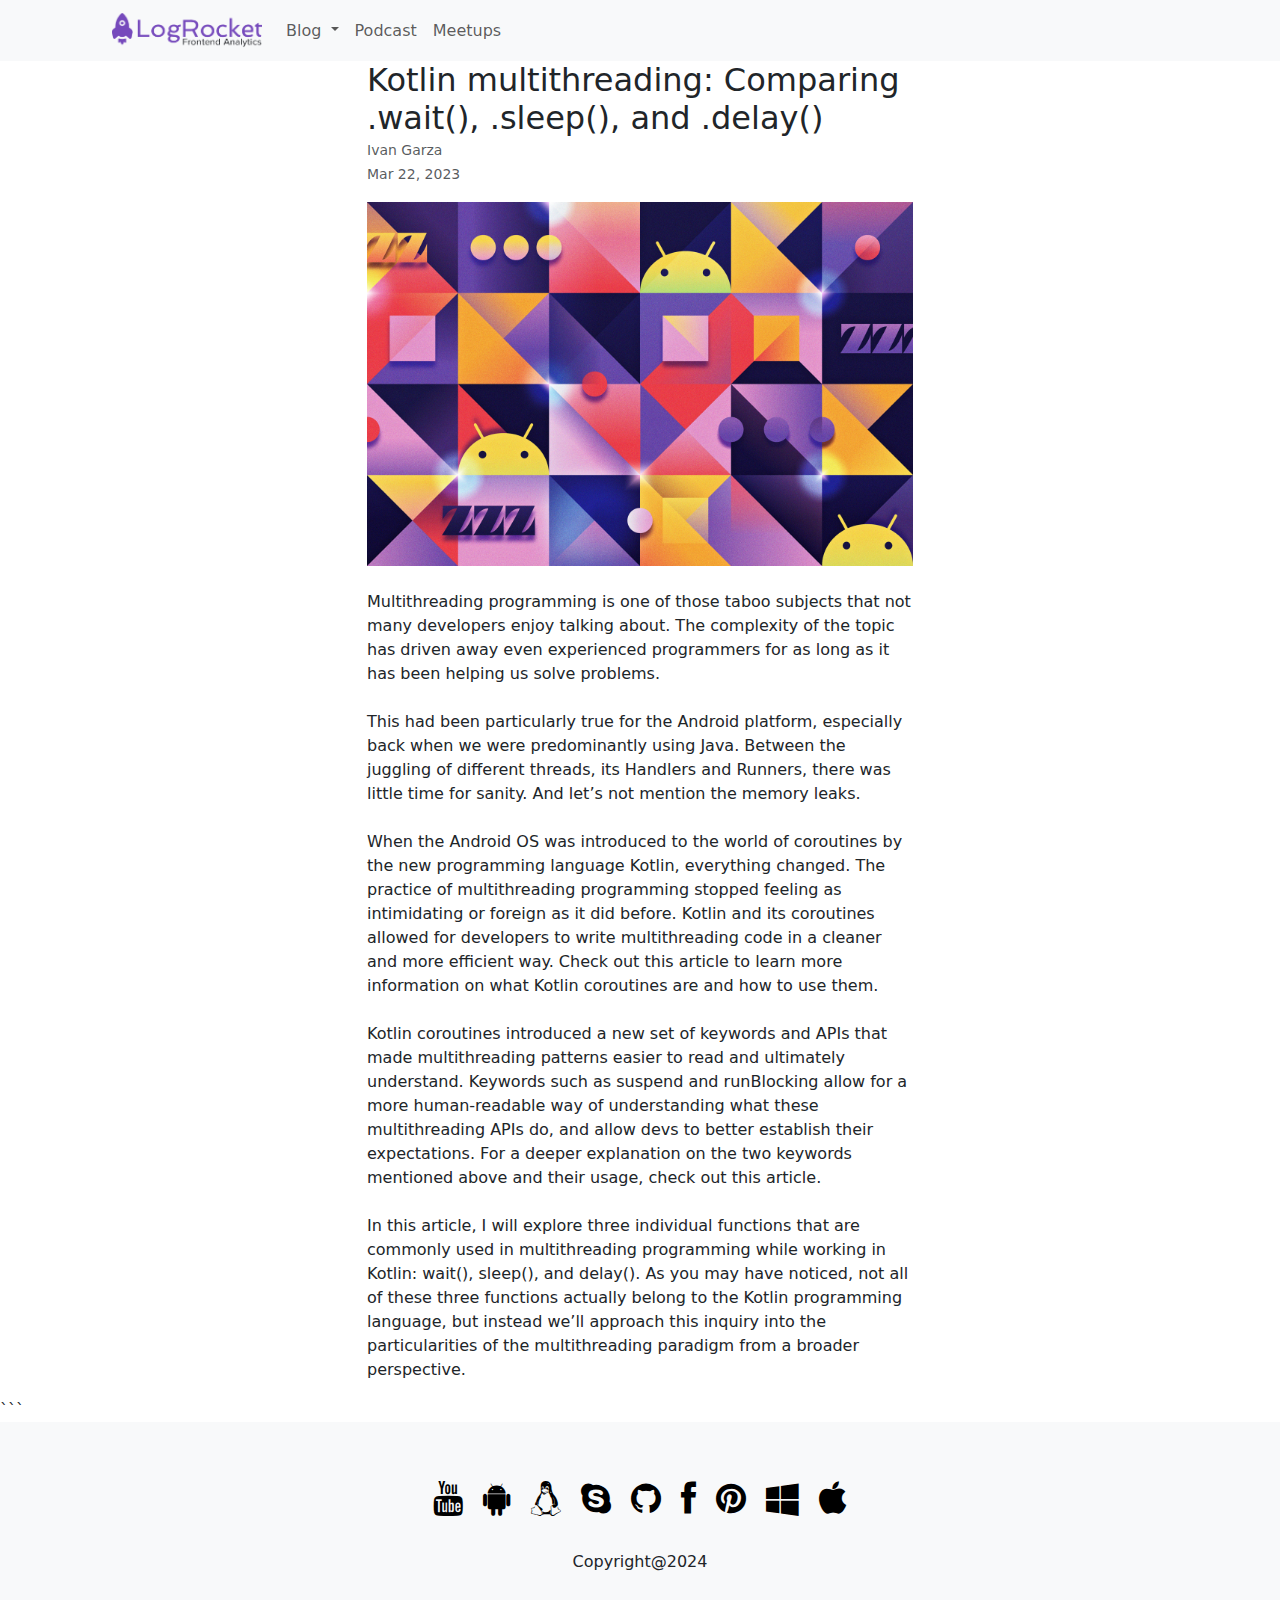
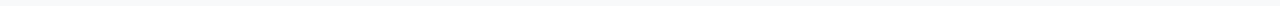
<file: hotlin.html>
<!DOCTYPE html>
<html lang="en">
<head>
    <meta charset="UTF-8">
    <meta name="viewport" content="width=device-width, initial-scale=1.0">
    <title>Document</title>
    <link rel="stylesheet" href="https://cdn.jsdelivr.net/npm/bootstrap@5.3.3/dist/css/bootstrap.min.css">
    <link rel="stylesheet" href="https://unpkg.com/boxicons@2.1.4/css/boxicons.min.css">
    <link rel="stylesheet" href="fa4/css/font-awesome.min.css">
    <link rel="stylesheet" href="styles.css">
</head>
<body>

    <nav class="navbar navbar-expand-lg bg-body-tertiary sticky-top navbar-padding">
        <div class="container-fluid">
            <a class="navbar-brand" href="index.html">
                <img src="logrocket-logo.png" alt="LogRocket Logo" width="150" height="35">
            </a>
            <button class="navbar-toggler" type="button" data-bs-toggle="collapse" data-bs-target="#navbarSupportedContent" aria-controls="navbarSupportedContent" aria-expanded="false" aria-label="Toggle navigation">
                <span class="navbar-toggler-icon"></span>
            </button>
            <div class="collapse navbar-collapse" id="navbarSupportedContent">
                <ul class="navbar-nav me-auto mb-2 mb-lg-0">

                    <li class="nav-item dropdown">
                        <button class="nav-link dropdown-toggle" href="#" id="blogDropdown" data-bs-toggle="dropdown" aria-expanded="false">
                            Blog
                        </button>
                        <ul class="dropdown-menu" aria-labelledby="blogDropdown">
                            <li><a class="dropdown-item" href="#">Dev</a></li>
                            <li><a class="dropdown-item" href="#">Product Management</a></li>
                            <li><a class="dropdown-item" href="#">UX Design</a></li>
                        </ul>
                    </li>
                    <li class="nav-item">
                        <a class="nav-link" href="#">Podcast</a>
                    </li>
                    <li class="nav-item">
                        <a class="nav-link" href="#">Meetups</a>
                    </li>
                </ul> 
            </div>
        </div>
    </nav>
<body>
    <main class="container">
        <div class="row justify-content-center">
            <div class="col-md-6">
                <h2 class="card-title text-center text-md-start">Kotlin multithreading: Comparing .wait(), .sleep(), and .delay()</h2>
                <p class="card-text text-center text-md-start"><small class="text-body-secondary">Ivan Garza<br>Mar 22, 2023</small></p>
                <img class="img-fluid"src="featured post images\kotlin-multithreading.jpg" class="img-fluid rounded-start full-height" alt="Kotlin multithreading">
                <p><br>
                    Multithreading programming is one of those taboo subjects that not many developers enjoy talking about. The complexity of the topic has driven away even experienced programmers for as long as it has been helping us solve problems.
                    <br><br>
                    This had been particularly true for the Android platform, especially back when we were predominantly using Java. Between the juggling of different threads, its Handlers and Runners, there was little time for sanity. And let’s not mention the memory leaks.
                    <br><br>
                    When the Android OS was introduced to the world of coroutines by the new programming language Kotlin, everything changed. The practice of multithreading programming stopped feeling as intimidating or foreign as it did before. Kotlin and its coroutines allowed for developers to write multithreading code in a cleaner and more efficient way. Check out this article to learn more information on what Kotlin coroutines are and how to use them.
                    <br><br>
                    Kotlin coroutines introduced a new set of keywords and APIs that made multithreading patterns easier to read and ultimately understand. Keywords such as suspend and runBlocking allow for a more human-readable way of understanding what these multithreading APIs do, and allow devs to better establish their expectations. For a deeper explanation on the two keywords mentioned above and their usage, check out this article.
                    <br><br>
                    In this article, I will explore three individual functions that are commonly used in multithreading programming while working in Kotlin: wait(), sleep(), and delay(). As you may have noticed, not all of these three functions actually belong to the Kotlin programming language, but instead we’ll approach this inquiry into the particularities of the multithreading paradigm from a broader perspective.
                </p>
            </div>
        </div>
    </main>
```
<footer class="footer container-fluid footer-expand-lg bg-body-tertiary">
    <div class="py-3 my-4">
        <ul class="nav justify-content-center pb-3 mb-3">
            <li class="nav-item"><a href="#"><i class="fa fa-youtube"></i></a></li>
            <li class="nav-item"><a href="#"><i class="fa fa-android"></i></a></li>
            <li class="nav-item"><a href="#"><i class="fa fa-linux"></i></a></li>
            <li class="nav-item"><a href="#"><i class="fa fa-skype"></i></a><li>
            <li class="nav-item"><a href="#"><i class="fa fa-github"></i></a></li>
            <li class="nav-item"><a href="#"><i class="fa fa-facebook"></i></a></li>
            <li class="nav-item"><a href="#"><i class="fa fa-pinterest"></i></a></li>
            <li class="nav-item"><a href="#"><i class="fa fa-windows"></i></a></li>
            <li class="nav-item"><a href="#"><i class="fa fa-apple"></i></a></li>
        </ul>
        <p class="text-center">Copyright@2024</p>
    </div>
</footer>

<script src="https://cdn.jsdelivr.net/npm/bootstrap@5.3.3/dist/js/bootstrap.bundle.min.js"></script>
</body>
</html>
</file>
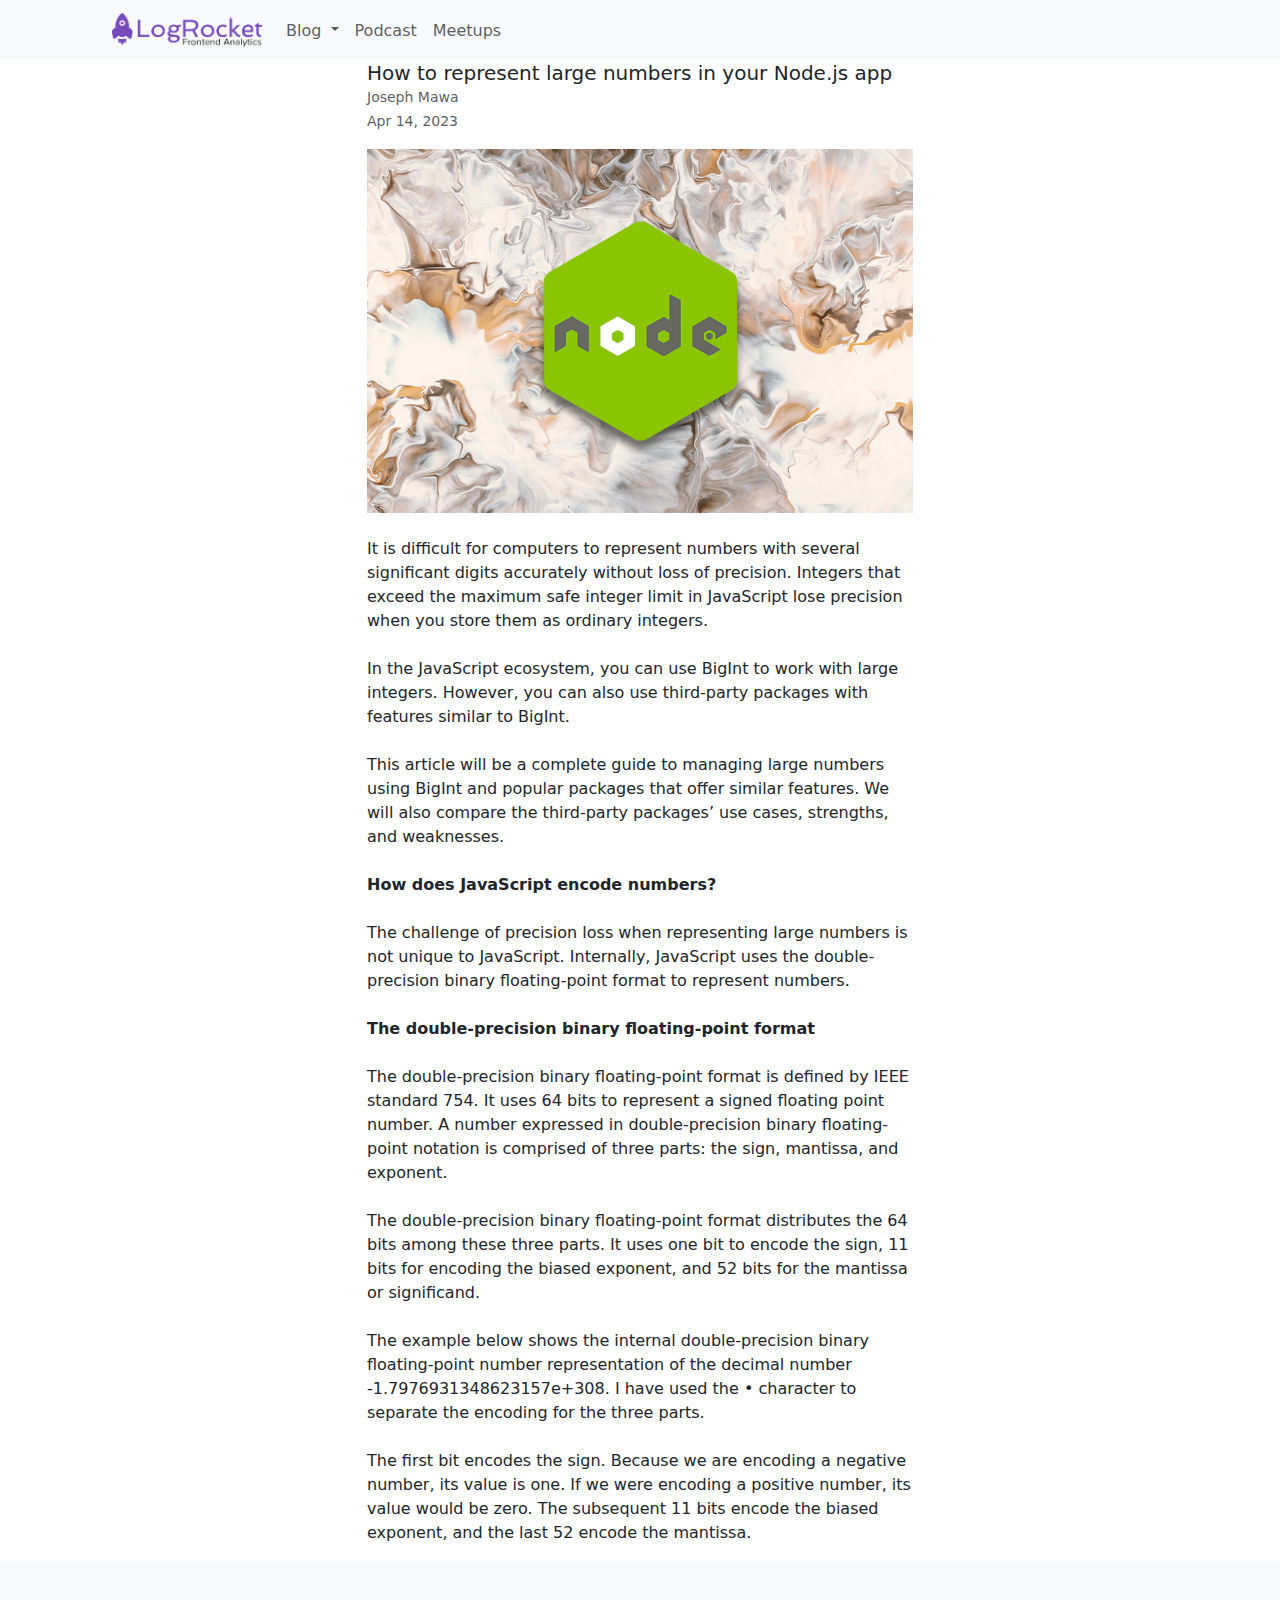
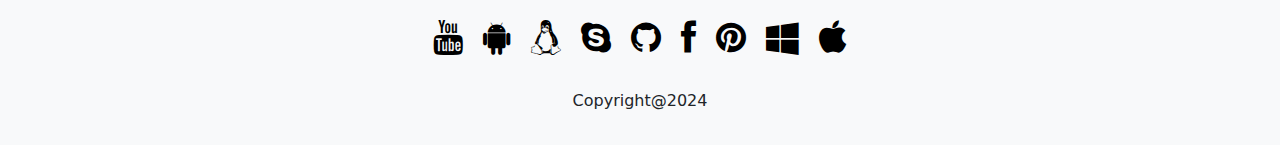
<file: numbers.html>
<!DOCTYPE html>
<html lang="en">
<head>
    <meta charset="UTF-8">
    <meta name="viewport" content="width=device-width, initial-scale=1.0">
    <title>Document</title>
    <link rel="stylesheet" href="https://cdn.jsdelivr.net/npm/bootstrap@5.3.3/dist/css/bootstrap.min.css">
    <link rel="stylesheet" href="https://unpkg.com/boxicons@2.1.4/css/boxicons.min.css">
    <link rel="stylesheet" href="fa4/css/font-awesome.min.css">
    <link rel="stylesheet" href="styles.css">
</head>
<body>

    <nav class="navbar navbar-expand-lg bg-body-tertiary sticky-top navbar-padding">
        <div class="container-fluid">
            <a class="navbar-brand" href="#">
                <img src="logrocket-logo.png" alt="LogRocket Logo" width="150" height="35">
            </a>
            <button class="navbar-toggler" type="button" data-bs-toggle="collapse" data-bs-target="#navbarSupportedContent" aria-controls="navbarSupportedContent" aria-expanded="false" aria-label="Toggle navigation">
                <span class="navbar-toggler-icon"></span>
            </button>
            <div class="collapse navbar-collapse" id="navbarSupportedContent">
                <ul class="navbar-nav me-auto mb-2 mb-lg-0">

                    <li class="nav-item dropdown">
                        <button class="nav-link dropdown-toggle" href="#" id="blogDropdown" data-bs-toggle="dropdown" aria-expanded="false">
                            Blog
                        </button>
                        <ul class="dropdown-menu" aria-labelledby="blogDropdown">
                            <li><a class="dropdown-item" href="#">Dev</a></li>
                            <li><a class="dropdown-item" href="#">Product Management</a></li>
                            <li><a class="dropdown-item" href="#">UX Design</a></li>
                        </ul>
                    </li>
                    <li class="nav-item">
                        <a class="nav-link" href="#">Podcast</a>
                    </li>
                    <li class="nav-item">
                        <a class="nav-link" href="#">Meetups</a>
                    </li>
                </ul> 
            </div>
        </div>
    </nav>
<body>
    <main class="container">
        <div class="row justify-content-center">
                       <div class="col-md-6">
                            <h5 class="card-title text-center text-md-start">How to represent large numbers in your Node.js app</h5>
                            <p class="card-text text-center text-md-start"><small class="text-body-secondary">Joseph Mawa<br>Apr 14, 2023</small></p>
                                <img class="img-fluid"src="all stories images/how-to-represent-large-numbers-node-js-app.png" class="img-fluid rounded-start full-height" alt="Kotlin multithreading">
                            <p >
                             <br>
                             It is difficult for computers to represent numbers with several significant digits accurately without loss of precision. Integers that exceed the maximum safe integer limit in JavaScript lose precision when you store them as ordinary integers.
                             <br><br>
In the JavaScript ecosystem, you can use BigInt to work with large integers. However, you can also use third-party packages with features similar to BigInt.
<br><br>
This article will be a complete guide to managing large numbers using BigInt and popular packages that offer similar features. We will also compare the third-party packages’ use cases, strengths, and weaknesses.
<br><br>
<b> How does JavaScript encode numbers?</b>
<br><br>
The challenge of precision loss when representing large numbers is not unique to JavaScript. Internally, JavaScript uses the double-precision binary floating-point format to represent numbers.
<br><br>
<b>The double-precision binary floating-point format</b>
<br><br>
The double-precision binary floating-point format is defined by IEEE standard 754. It uses 64 bits to represent a signed floating point number. A number expressed in double-precision binary floating-point notation is comprised of three parts: the sign, mantissa, and exponent.
<br><br>
The double-precision binary floating-point format distributes the 64 bits among these three parts. It uses one bit to encode the sign, 11 bits for encoding the biased exponent, and 52 bits for the mantissa or significand.
<br><br>
The example below shows the internal double-precision binary floating-point number representation of the decimal number -1.7976931348623157e+308. I have used the • character to separate the encoding for the three parts.
<br><br>
The first bit encodes the sign. Because we are encoding a negative number, its value is one. If we were encoding a positive number, its value would be zero. The subsequent 11 bits encode the biased exponent, and the last 52 encode the mantissa.
                        </div>
                    </div>
            </div>
          </div>
    </main>
<footer class="footer container-fluid footer-expand-lg bg-body-tertiary">
    <div class="py-3 my-4">
        <ul class="nav justify-content-center pb-3 mb-3">
            <li class="nav-item"><a href="#"><i class="fa fa-youtube"></i></a></li>
            <li class="nav-item"><a href="#"><i class="fa fa-android"></i></a></li>
            <li class="nav-item"><a href="#"><i class="fa fa-linux"></i></a></li>
            <li class="nav-item"><a href="#"><i class="fa fa-skype"></i></a><li>
            <li class="nav-item"><a href="#"><i class="fa fa-github"></i></a></li>
            <li class="nav-item"><a href="#"><i class="fa fa-facebook"></i></a></li>
            <li class="nav-item"><a href="#"><i class="fa fa-pinterest"></i></a></li>
            <li class="nav-item"><a href="#"><i class="fa fa-windows"></i></a></li>
            <li class="nav-item"><a href="#"><i class="fa fa-apple"></i></a></li>
        </ul>
        <p class="text-center">Copyright@2024</p>
    </div>
</footer>

<script src="https://cdn.jsdelivr.net/npm/bootstrap@5.3.3/dist/js/bootstrap.bundle.min.js"></script>
</body>
</html>
</file>
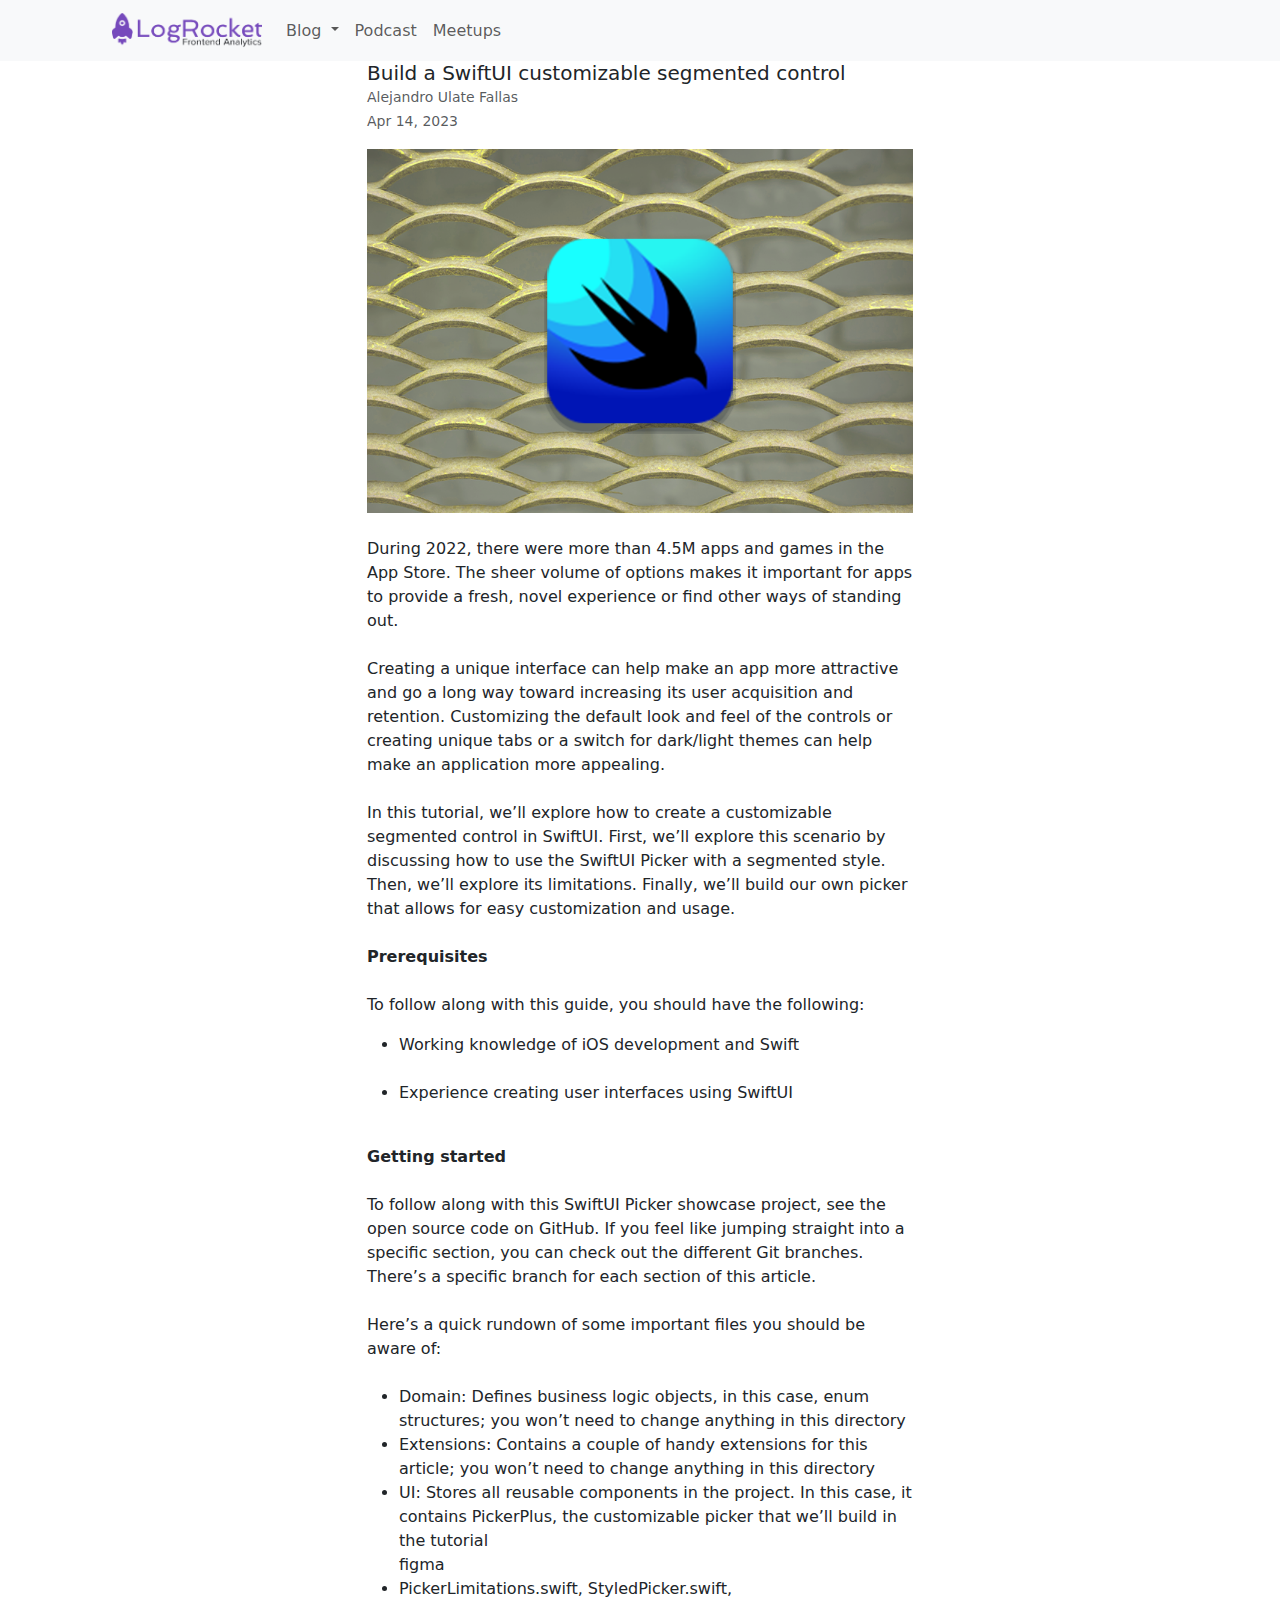
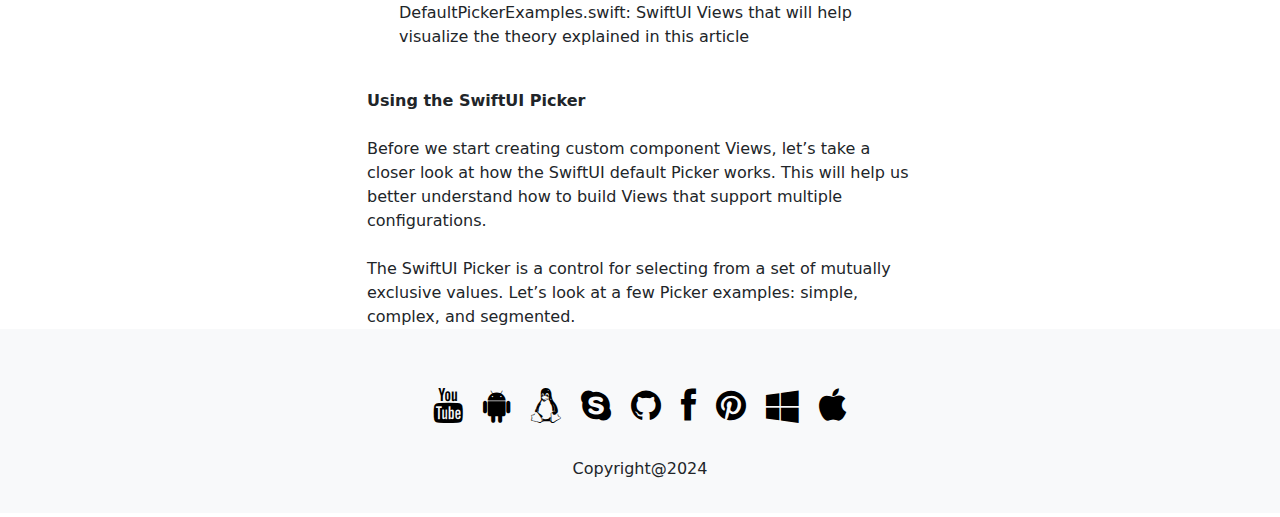
<file: swift.html>
<!DOCTYPE html>
<html lang="en">
<head>
    <meta charset="UTF-8">
    <meta name="viewport" content="width=device-width, initial-scale=1.0">
    <title>Document</title>
    <link rel="stylesheet" href="https://cdn.jsdelivr.net/npm/bootstrap@5.3.3/dist/css/bootstrap.min.css">
    <link rel="stylesheet" href="https://unpkg.com/boxicons@2.1.4/css/boxicons.min.css">
    <link rel="stylesheet" href="fa4/css/font-awesome.min.css">
    <link rel="stylesheet" href="styles.css">
</head>
<body>

    <nav class="navbar navbar-expand-lg bg-body-tertiary sticky-top navbar-padding">
        <div class="container-fluid">
            <a class="navbar-brand" href="#">
                <img src="logrocket-logo.png" alt="LogRocket Logo" width="150" height="35">
            </a>
            <button class="navbar-toggler" type="button" data-bs-toggle="collapse" data-bs-target="#navbarSupportedContent" aria-controls="navbarSupportedContent" aria-expanded="false" aria-label="Toggle navigation">
                <span class="navbar-toggler-icon"></span>
            </button>
            <div class="collapse navbar-collapse" id="navbarSupportedContent">
                <ul class="navbar-nav me-auto mb-2 mb-lg-0">

                    <li class="nav-item dropdown">
                        <button class="nav-link dropdown-toggle" href="#" id="blogDropdown" data-bs-toggle="dropdown" aria-expanded="false">
                            Blog
                        </button>
                        <ul class="dropdown-menu" aria-labelledby="blogDropdown">
                            <li><a class="dropdown-item" href="#">Dev</a></li>
                            <li><a class="dropdown-item" href="#">Product Management</a></li>
                            <li><a class="dropdown-item" href="#">UX Design</a></li>
                        </ul>
                    </li>
                    <li class="nav-item">
                        <a class="nav-link" href="#">Podcast</a>
                    </li>
                    <li class="nav-item">
                        <a class="nav-link" href="#">Meetups</a>
                    </li>
                </ul> 
            </div>
        </div>
    </nav>
<body>
    <main class="container">
        <div class="row justify-content-center">
                       <div class="col-md-6">
                            <h5 class="card-title text-center text-md-start">Build a SwiftUI customizable segmented control</h5>
                            <p class="card-text text-center text-md-start"><small class="text-body-secondary">Alejandro Ulate Fallas<br>Apr 14, 2023 </small></p>
                                <img class="img-fluid"src="all stories images/build-customizable-segmented-control-swiftui.png" class="img-fluid rounded-start full-height" alt="Kotlin multithreading">
                            <p >
                                <br>
                                During 2022, there were more than 4.5M apps and games in the App Store. The sheer volume of options makes it important for apps to provide a fresh, novel experience or find other ways of standing out.
                                <br><br>
Creating a unique interface can help make an app more attractive and go a long way toward increasing its user acquisition and retention. Customizing the default look and feel of the controls or creating unique tabs or a switch for dark/light themes can help make an application more appealing.
<br><br>
In this tutorial, we’ll explore how to create a customizable segmented control in SwiftUI. First, we’ll explore this scenario by discussing how to use the SwiftUI Picker with a segmented style. Then, we’ll explore its limitations. Finally, we’ll build our own picker that allows for easy customization and usage.
<br><br>
<b>Prerequisites</b>
<br><br>
To follow along with this guide, you should have the following:
<ul>
<li>Working knowledge of iOS development and Swift</li>
<br>
<li>Experience creating user interfaces using SwiftUI</li>
</ul>
<br>
<b>Getting started</b>
<br><br>
To follow along with this SwiftUI Picker showcase project, see the open source code on GitHub. If you feel like jumping straight into a specific section, you can check out the different Git branches. There’s a specific branch for each section of this article.
<br><br>
Here’s a quick rundown of some important files you should be aware of:
<br><br>
<ul>
<li>Domain: Defines business logic objects, in this case, enum structures; you won’t need to change anything in this directory</li>
<li>Extensions: Contains a couple of handy extensions for this article; you won’t need to change anything in this directory</li>
<li>UI: Stores all reusable components in the project. In this case, it contains PickerPlus, the customizable picker that we’ll build in the tutorial</li>figma
<li>PickerLimitations.swift, StyledPicker.swift, DefaultPickerExamples.swift: SwiftUI Views that will help visualize the theory explained in this article</li>
    </ul>
<br>
<b>Using the SwiftUI Picker</b>
<br><br>
Before we start creating custom component Views, let’s take a closer look at how the SwiftUI default Picker works. This will help us better understand how to build Views that support multiple configurations.
<br><br>
The SwiftUI Picker is a control for selecting from a set of mutually exclusive values. Let’s look at a few Picker examples: simple, complex, and segmented.


                        </div>
                    </div>
            </div>
          </div>
    </main>
<footer class="footer container-fluid footer-expand-lg bg-body-tertiary">
    <div class="py-3 my-4">
        <ul class="nav justify-content-center pb-3 mb-3">
            <li class="nav-item"><a href="#"><i class="fa fa-youtube"></i></a></li>
            <li class="nav-item"><a href="#"><i class="fa fa-android"></i></a></li>
            <li class="nav-item"><a href="#"><i class="fa fa-linux"></i></a></li>
            <li class="nav-item"><a href="#"><i class="fa fa-skype"></i></a><li>
            <li class="nav-item"><a href="#"><i class="fa fa-github"></i></a></li>
            <li class="nav-item"><a href="#"><i class="fa fa-facebook"></i></a></li>
            <li class="nav-item"><a href="#"><i class="fa fa-pinterest"></i></a></li>
            <li class="nav-item"><a href="#"><i class="fa fa-windows"></i></a></li>
            <li class="nav-item"><a href="#"><i class="fa fa-apple"></i></a></li>
        </ul>
        <p class="text-center">Copyright@2024</p>
    </div>
</footer>

<script src="https://cdn.jsdelivr.net/npm/bootstrap@5.3.3/dist/js/bootstrap.bundle.min.js"></script>
</body>
</html>
</file>
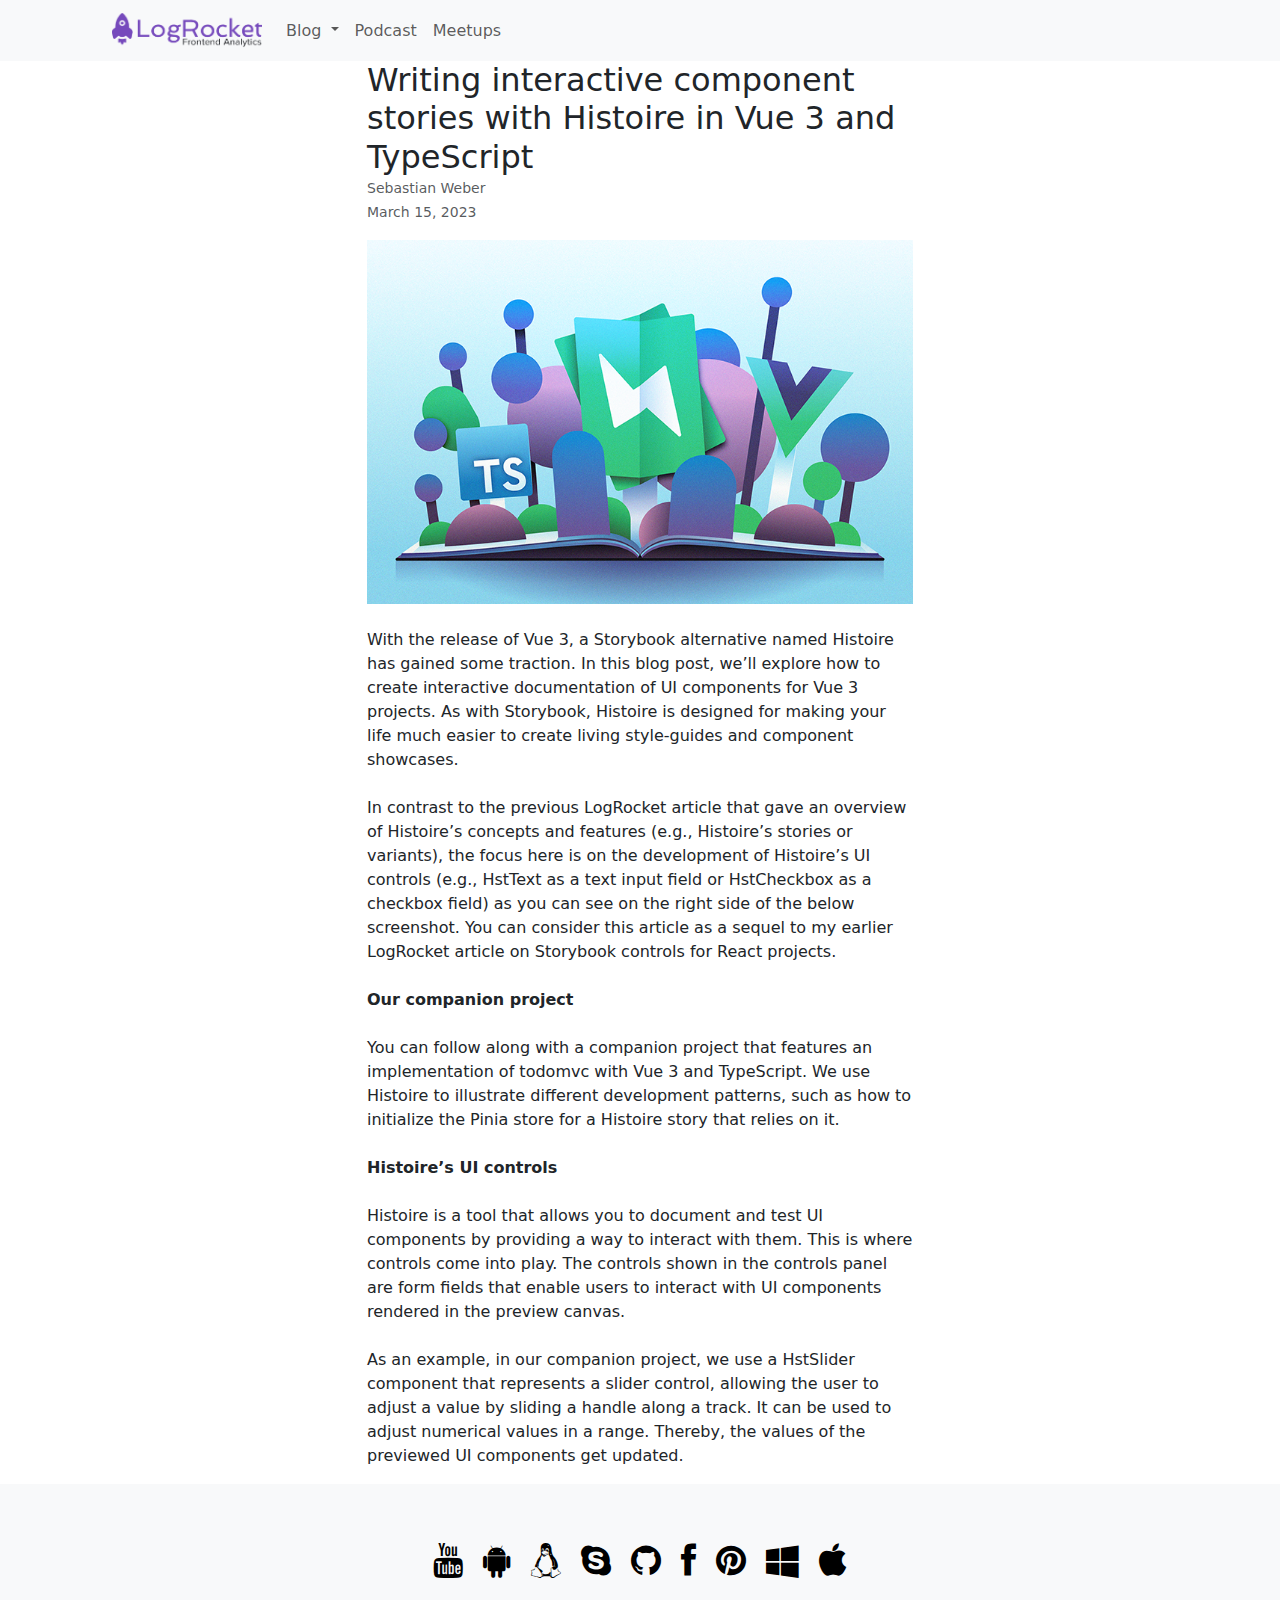
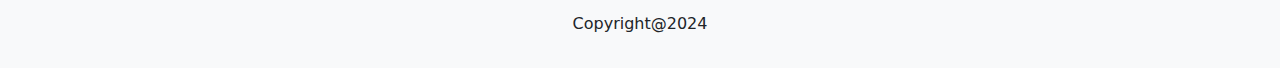
<file: typescript.html>
<!DOCTYPE html>
<html lang="en">
<head>
    <meta charset="UTF-8">
    <meta name="viewport" content="width=device-width, initial-scale=1.0">
    <title>Lab 7</title>
    <link rel="stylesheet" href="https://cdn.jsdelivr.net/npm/bootstrap@5.3.3/dist/css/bootstrap.min.css">
    <link rel="stylesheet" href="https://unpkg.com/boxicons@2.1.4/css/boxicons.min.css">
    <link rel="stylesheet" href="fa4/css/font-awesome.min.css">
    <link rel="stylesheet" href="styles.css">
</head>
<body>
    <nav class="navbar navbar-expand-lg bg-body-tertiary sticky-top navbar-padding">
        <div class="container-fluid">
            <a class="navbar-brand" href="#">
                <img src="logrocket-logo.png" alt="LogRocket Logo" width="150" height="35">
            </a>
            <button class="navbar-toggler" type="button" data-bs-toggle="collapse" data-bs-target="#navbarSupportedContent" aria-controls="navbarSupportedContent" aria-expanded="false" aria-label="Toggle navigation">
                <span class="navbar-toggler-icon"></span>
            </button>
            <div class="collapse navbar-collapse" id="navbarSupportedContent">
                <ul class="navbar-nav me-auto mb-2 mb-lg-0">
                    <li class="nav-item dropdown">
                        <a class="nav-link dropdown-toggle" href="#" id="blogDropdown" role="button" data-bs-toggle="dropdown" aria-expanded="false">
                            Blog
                        </a>
                        <ul class="dropdown-menu" aria-labelledby="blogDropdown">
                            <li><a class="dropdown-item" href="#">Dev</a></li>
                            <li><a class="dropdown-item" href="#">Product Management</a></li>
                            <li><a class="dropdown-item" href="#">UX Design</a></li>
                        </ul>
                    </li>
                    <li class="nav-item">
                        <a class="nav-link" href="#">Podcast</a>
                    </li>
                    <li class="nav-item">
                        <a class="nav-link" href="#">Meetups</a>
                    </li>
                </ul>
            </div>
        </div>
    </nav>

    <main class="container">
        <div class="row justify-content-center">
            <div class="col-md-6">
                <h2 class="card-title text-center text-md-start">Writing interactive component stories with Histoire in Vue 3 and TypeScript</h2>
                <p class="card-text text-center text-md-start"><small class="text-body-secondary">Sebastian Weber<br>March 15, 2023</small></p>
                <img class="img-fluid"src="featured post images\writing-interactive-component-stories.png" class="img-fluid rounded-start full-height" alt="TypeScript">
                <p><br>
                    With the release of Vue 3, a Storybook alternative named Histoire has gained some traction. In this blog post, we’ll explore how to create interactive documentation of UI components for Vue 3 projects. As with Storybook, Histoire is designed for making your life much easier to create living style-guides and component showcases.
                    <br><br>
                    In contrast to the previous LogRocket article that gave an overview of Histoire’s concepts and features (e.g., Histoire’s stories or variants), the focus here is on the development of Histoire’s UI controls (e.g., HstText as a text input field or HstCheckbox as a checkbox field) as you can see on the right side of the below screenshot. You can consider this article as a sequel to my earlier LogRocket article on Storybook controls for React projects.
                    <br><br>
                    <b>Our companion project</b>
                    <br><br>
                    You can follow along with a companion project that features an implementation of todomvc with Vue 3 and TypeScript. We use Histoire to illustrate different development patterns, such as how to initialize the Pinia store for a Histoire story that relies on it.
                    <br><br>
                    <b>Histoire’s UI controls</b>
                    <br><br>
                    Histoire is a tool that allows you to document and test UI components by providing a way to interact with them. This is where controls come into play. The controls shown in the controls panel are form fields that enable users to interact with UI components rendered in the preview canvas.
                    <br><br>
                    As an example, in our companion project, we use a HstSlider component that represents a slider control, allowing the user to adjust a value by sliding a handle along a track. It can be used to adjust numerical values in a range. Thereby, the values of the previewed UI components get updated.
                </p>
            </div>
        </div>
    </main>

 <footer class="footer container-fluid footer-expand-lg bg-body-tertiary">
    <div class="py-3 my-4">
        <ul class="nav justify-content-center pb-3 mb-3">
            <li class="nav-item"><a href="#"><i class="fa fa-youtube"></i></a></li>
            <li class="nav-item"><a href="#"><i class="fa fa-android"></i></a></li>
            <li class="nav-item"><a href="#"><i class="fa fa-linux"></i></a></li>
            <li class="nav-item"><a href="#"><i class="fa fa-skype"></i></a><li>
            <li class="nav-item"><a href="#"><i class="fa fa-github"></i></a></li>
            <li class="nav-item"><a href="#"><i class="fa fa-facebook"></i></a></li>
            <li class="nav-item"><a href="#"><i class="fa fa-pinterest"></i></a></li>
            <li class="nav-item"><a href="#"><i class="fa fa-windows"></i></a></li>
            <li class="nav-item"><a href="#"><i class="fa fa-apple"></i></a></li>
        </ul>
        <p class="text-center">Copyright@2024</p>
    </div>
</footer>

<script src="https://cdn.jsdelivr.net/npm/bootstrap@5.3.3/dist/js/bootstrap.bundle.min.js"></script>
</body>
</html>
</file>
<file: styles.css>
* {
  margin: 0;
  padding: 0;
  box-sizing: border-box;
}

.navbar-padding {
  padding-left: 100px;
}

@media (max-width: 575.98px) {
  .navbar-padding {
      padding-left: 0;
  }
}

.image-cover {
  margin: 0px 10px 50px 10px;
}

.article-margin {
  margin: 5px 50px 50px 10px;
}

@media (max-width: 575.98px) {
  .article-margin {
      margin: 0px 0px 50px 0px;
  }
} 

.article-title h3 {
  margin-top: 10px;
  margin-left: 0px;
  margin-right: 0px;
  margin-bottom: 0px;
}

.hori-line hr {
      margin-top: 5px;
      margin-left: 0px;
      margin-right: 0px;
      margin-bottom: -15px;
}

@media (max-width: 575.98px) {
  .article-title h3 {
      margin-left: 10px;
  }
}

.full-height {
  height: 100%;
  object-fit: cover;
}

.card {
  display: flex;
  flex-direction: column;
  height: 100%;
}

.card .row.g-0 {
  flex: 1;
}

.card .row.g-0 > .col-md-4 {
  display: flex;
  flex-direction: column;
}

.card .row.g-0 > .col-md-4 > img {
  flex-grow: 1;
}

.card-body {
  display: flex;
  flex-direction: column;
  justify-content: space-between;
  flex-grow: 1;
}

.card-body p {
  flex-grow: 1;
}


.footer {
  padding-top: 20px;
  margin-bottom: -20px;
}

.footer .nav-item i {
  font-size: 35px;
  color: black;
}

.footer .nav-item:not(:last-child) {
  margin-right: 20px;
}

@media (max-width: 575.98px) {a
  .footer .nav-item:not(:last-child) {
      margin-right: 20px;
  }
}
.center {
  margin: auto;
  width: 60%;
  padding: 10px;
}

.center img{
    display: block;
    margin-left: auto;
    margin-right: auto;
}
</file>
